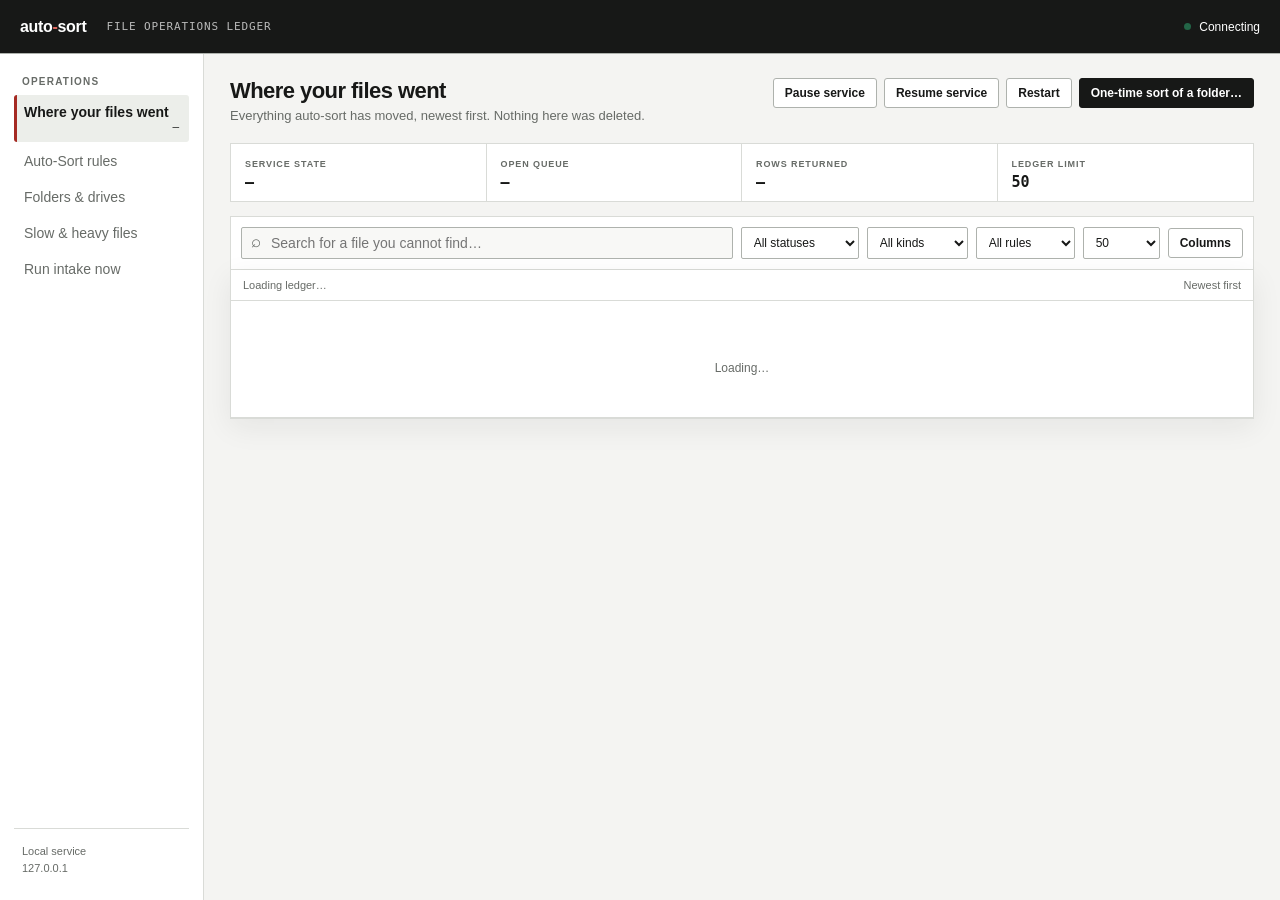
<file: index.html>
<!doctype html>
<html lang="en"><head><meta charset="utf-8"><meta name="viewport" content="width=device-width,initial-scale=1"><title>auto-sort operations</title>
<style>
:root{color-scheme:light dark;font-family:Inter,-apple-system,BlinkMacSystemFont,"Segoe UI",sans-serif;--bg:#f4f4f2;--surface:#fff;--surface-2:#f8f8f6;--ink:#171817;--muted:#676b67;--line:#d9dbd7;--line-strong:#aeb2ad;--accent:#a52a23;--selected:#eceeea;--good:#236547;--warn:#895f12;--bad:#a52a23;--shadow:0 8px 28px #1b211c12}@media(prefers-color-scheme:dark){:root{--bg:#111311;--surface:#181b18;--surface-2:#20231f;--ink:#f1f2ef;--muted:#9da29c;--line:#343934;--line-strong:#596059;--accent:#e26358;--selected:#292d28;--good:#70c59c;--warn:#e2ba68;--bad:#ef746b;--shadow:0 10px 32px #0007}}*{box-sizing:border-box}html,body{height:100%}body{margin:0;background:var(--bg);color:var(--ink);font-size:14px;overflow:hidden}button,input,select{font:inherit;color:inherit}button{cursor:pointer}.shell{height:100%;display:grid;grid-template-rows:54px minmax(0,1fr)}.topbar{display:flex;align-items:center;border-bottom:1px solid var(--line-strong);background:var(--ink);color:var(--surface);padding:0 20px;gap:20px}.wordmark{font-weight:760;font-size:16px;letter-spacing:-.02em}.wordmark span{color:#df665d}.topbar .scope{font:11px ui-monospace,SFMono-Regular,Menlo,monospace;opacity:.7;text-transform:uppercase;letter-spacing:.08em}.topbar .service{margin-left:auto;display:flex;align-items:center;gap:8px;font-size:12px}.service-dot{width:7px;height:7px;border-radius:50%;background:var(--good);transition:background .2s}.service-dot.paused{background:var(--warn)}.service-dot.lost{background:var(--bad)}.layout{display:grid;grid-template-columns:204px minmax(0,1fr);min-height:0}.sidebar{border-right:1px solid var(--line);background:var(--surface);padding:22px 14px;display:flex;flex-direction:column;min-height:0;overflow:auto}.section-label{font-size:10px;text-transform:uppercase;letter-spacing:.12em;color:var(--muted);font-weight:750;margin:0 8px 8px}.nav{display:grid;gap:2px}.nav button{border:0;background:transparent;border-radius:3px;padding:9px 10px;text-align:left;color:var(--muted)}.nav button.active{background:var(--selected);color:var(--ink);font-weight:700;border-left:3px solid var(--accent);padding-left:7px}.nav-count{float:right;font:11px ui-monospace,SFMono-Regular,Menlo,monospace}.sidebar-foot{margin-top:auto;border-top:1px solid var(--line);padding:14px 8px 0;font-size:11px;color:var(--muted);line-height:1.6}.main{min-width:0;min-height:0;padding:24px 26px 26px;display:flex;flex-direction:column}.heading{display:flex;align-items:flex-start;justify-content:space-between;gap:20px;margin-bottom:20px}.heading h1{font-size:22px;margin:0 0 4px;letter-spacing:-.025em}.heading p{margin:0;color:var(--muted);font-size:13px}.controls{display:flex;gap:7px}.button{border:1px solid var(--line-strong);background:var(--surface);padding:7px 11px;border-radius:3px;font-weight:650;font-size:12px}.button:hover{background:var(--surface-2)}.button.primary{background:var(--ink);border-color:var(--ink);color:var(--surface)}.button:disabled{opacity:.42;cursor:default}.system-strip{display:grid;grid-template-columns:repeat(4,minmax(0,1fr));border:1px solid var(--line);background:var(--surface);margin-bottom:14px}.stat{padding:10px 14px;border-right:1px solid var(--line)}.stat:last-child{border:0}.stat b{display:block;font:600 15px ui-monospace,SFMono-Regular,Menlo,monospace;margin-top:3px}.stat small{font-size:9px;text-transform:uppercase;letter-spacing:.1em;color:var(--muted);font-weight:750}.toolbar{border:1px solid var(--line);background:var(--surface);padding:10px;display:flex;align-items:center;gap:8px;flex-wrap:wrap}.search{min-width:220px;flex:1;position:relative}.search input{width:100%;height:32px;border:1px solid var(--line-strong);background:var(--surface-2);padding:0 10px 0 29px;border-radius:2px}.search:before{content:"⌕";position:absolute;left:10px;top:5px;color:var(--muted);font-size:17px}.toolbar select{height:32px;border:1px solid var(--line-strong);background:var(--surface);border-radius:2px;padding:0 26px 0 8px;font-size:12px}.table-shell{border:1px solid var(--line);border-top:0;background:var(--surface);box-shadow:var(--shadow);min-height:0;display:flex;flex-direction:column}.table-meta{display:flex;justify-content:space-between;align-items:center;padding:9px 12px;border-bottom:1px solid var(--line);color:var(--muted);font-size:11px}.scroll{overflow:auto;flex:1;min-height:0}table{width:100%;border-collapse:separate;border-spacing:0}th{position:sticky;top:0;z-index:2;background:var(--surface-2);border-bottom:1px solid var(--line-strong);border-right:1px solid var(--line);padding:8px 10px;text-align:left;font-size:9px;text-transform:uppercase;letter-spacing:.09em;color:var(--muted);white-space:nowrap}th:last-child{border-right:0;width:42px}td.status-cell,th.status-head{width:1%;white-space:nowrap;position:sticky;right:42px;background:var(--surface);border-left:1px solid var(--line)}th.status-head{background:var(--surface-2);z-index:3}tbody tr:hover td.status-cell{background:var(--surface-2)}td.actions-cell,th:last-child{position:sticky;right:0;background:var(--surface)}th:last-child{background:var(--surface-2);z-index:3}tbody tr:hover td.actions-cell{background:var(--surface-2)}td{border-bottom:1px solid var(--line);padding:7px 10px;height:38px;font-size:12px;vertical-align:middle;white-space:nowrap}tbody tr:hover{background:var(--surface-2)}.name{font-weight:690;max-width:30ch;overflow:hidden;text-overflow:ellipsis}.path{max-width:34ch;overflow:hidden;text-overflow:ellipsis;font:11px ui-monospace,SFMono-Regular,Menlo,monospace;color:var(--muted)}.mono{font:11px ui-monospace,SFMono-Regular,Menlo,monospace}.badge{display:inline-block;padding:2px 6px;border:1px solid var(--line-strong);border-radius:2px;font-size:10px;font-weight:720;text-transform:uppercase;letter-spacing:.04em}.badge.done,.badge.copied{color:var(--good);border-color:color-mix(in srgb,var(--good) 55%,var(--line))}.badge.failed,.badge.undo-failed{color:var(--bad)}.badge.dry-run{color:var(--warn)}.more{width:27px;height:25px;border:1px solid transparent;background:transparent;font-size:18px;line-height:1}.more:hover,.more[aria-expanded=true]{border-color:var(--line);background:var(--selected)}.empty{padding:42px;text-align:center;color:var(--muted)}.file-menu{position:fixed;z-index:50;width:220px;padding:5px;background:var(--surface);border:1px solid var(--line-strong);box-shadow:0 12px 36px #0004}.file-menu[hidden]{display:none}.file-menu button{display:block;width:100%;border:0;background:transparent;padding:9px 10px;text-align:left;font-size:12px}.file-menu button:hover,.file-menu button:focus{background:var(--selected)}.file-menu button:disabled{opacity:.35}.file-menu .danger{color:var(--bad)}.separator{height:1px;background:var(--line);margin:4px}.error{min-height:18px;margin:0;padding:5px 12px;color:var(--bad);font-size:11px}dialog{width:min(720px,calc(100vw - 30px));padding:0;border:1px solid var(--line-strong);border-radius:3px;background:var(--surface);color:var(--ink);box-shadow:0 24px 80px #0007}dialog::backdrop{background:#1118}.dialog-head,.dialog-body,.dialog-foot{padding:18px 20px}.dialog-head{border-bottom:1px solid var(--line)}.dialog-head h2{margin:0 0 4px;font-size:17px}.dialog-head p,.help{margin:0;color:var(--muted);font-size:12px;line-height:1.5}.column-groups{display:grid;grid-template-columns:1fr 1fr;gap:20px}.column-group h3{font-size:10px;text-transform:uppercase;letter-spacing:.1em;color:var(--muted)}.checks{display:grid;grid-template-columns:1fr 1fr;gap:5px}.checks label{border:1px solid var(--line);padding:7px;font-size:12px}.field{margin-top:18px}.field label{display:block;font-size:11px;font-weight:700;margin-bottom:6px}.field input{width:100%;height:34px;border:1px solid var(--line-strong);background:var(--surface-2);padding:0 9px}.dialog-foot{border-top:1px solid var(--line);display:flex;justify-content:flex-end;gap:7px}button:focus-visible,input:focus-visible,select:focus-visible{outline:2px solid var(--accent);outline-offset:2px}@media(max-width:780px){html,body{height:auto}body{overflow:auto}.shell{height:auto;min-height:100%}.main{display:block}.table-shell{display:block}.scroll{flex:none}.layout{display:block}.sidebar{display:none}.main{padding:16px}.heading{display:block}.controls{margin-top:12px}.system-strip{grid-template-columns:1fr 1fr}.stat:nth-child(2){border-right:0}.stat:nth-child(-n+2){border-bottom:1px solid var(--line)}.scroll{max-height:none;flex:none}.column-groups{grid-template-columns:1fr}.toolbar .search{min-width:100%}}td.when{white-space:nowrap;color:var(--muted)}.panel{padding:0 0 24px;overflow:auto;min-height:0;max-height:100%}#dest-list{max-height:34vh;overflow:auto}.panel-title{font-size:15px;margin:20px 0 4px}.panel-note{color:var(--muted);margin:0 0 14px;max-width:70ch;font-size:13px}.panel .scroll{border:1px solid var(--line);border-radius:8px;background:var(--surface);overflow:auto;max-height:calc(100vh - 300px)}.panel table{width:100%;border-collapse:collapse}.panel th{position:sticky;top:0;background:var(--surface-2);text-align:left;padding:10px 14px;font-size:11px;letter-spacing:.06em;text-transform:uppercase;color:var(--muted);border-bottom:1px solid var(--line)}.panel td{padding:10px 14px;border-bottom:1px solid var(--line);vertical-align:top}.panel td.when-text{font:12px ui-monospace,SFMono-Regular,Menlo,monospace;color:var(--muted);white-space:normal;word-break:break-word}.path-list{list-style:none;margin:0 0 8px;padding:0;border:1px solid var(--line);border-radius:8px;background:var(--surface)}.path-list li{padding:10px 14px;border-bottom:1px solid var(--line);font:12px ui-monospace,SFMono-Regular,Menlo,monospace;display:flex;align-items:center;gap:10px}.path-list li:last-child{border-bottom:0}.badge.waiting{background:transparent;border:1px solid var(--warn);color:var(--warn);margin-left:8px}[hidden]{display:none!important}.nav button .nav-count{margin-left:8px}.panel th:nth-child(1){width:24%}.panel th:nth-child(2){width:34%}.panel td.path{word-break:break-all}.how{display:block;margin-top:4px;font:11px ui-monospace,SFMono-Regular,Menlo,monospace;color:var(--muted)}.backup{border:1px solid var(--line);border-radius:8px;background:var(--surface);padding:16px}.backup-state{margin:0 0 6px;font-size:14px}.backup-state.ok{color:var(--good)}.backup-state.waiting{color:var(--warn)}.backup-actions{display:flex;gap:10px;flex-wrap:wrap;margin-top:12px}.preview-banner{display:flex;align-items:center;justify-content:space-between;gap:16px;flex-wrap:wrap;border:1px solid var(--warn);border-left-width:4px;background:var(--surface);padding:12px 14px;margin-bottom:14px;font-size:13px;line-height:1.5}.preview-banner b{color:var(--warn)}
</style></head><body><div class="shell"><header class="topbar"><div class="wordmark">auto<span>-</span>sort</div><div class="scope">File operations ledger</div><div class="service"><span class="service-dot"></span><span id="top-state">Connecting</span></div></header><div class="layout"><aside class="sidebar"><div class="section-label">Operations</div><nav class="nav"><button class="active" id="nav-ledger" data-view="ledger">Where your files went <span class="nav-count" id="nav-count">—</span></button><button id="nav-rules" data-view="rules">Auto-Sort rules</button><button id="nav-folders" data-view="folders">Folders &amp; drives</button><button id="nav-costs" data-view="costs">Slow &amp; heavy files</button><button id="sort-now">Run intake now</button></nav><div class="sidebar-foot">Local service<br><span id="endpoint">127.0.0.1</span></div></aside><main class="main"><div class="heading"><div><h1>Where your files went</h1><p>Everything auto-sort has moved, newest first. Nothing here was deleted.</p></div><div class="controls"><button id="pause" class="button">Pause service</button><button id="resume" class="button">Resume service</button><button id="restart" class="button">Restart</button><button id="import" class="button primary">One-time sort of a folder…</button></div></div><section id="preview-banner" class="preview-banner" hidden><div><b>This is a preview.</b> <span id="preview-text"></span></div><div class="controls"><button id="start-now" class="button primary">Start sorting now</button><button id="keep-previewing" class="button">Keep previewing</button></div></section><section class="system-strip"><div class="stat"><small>Service state</small><b id="service-state">—</b></div><div class="stat"><small>Open queue</small><b id="queue-total">—</b></div><div class="stat"><small>Rows returned</small><b id="row-total">—</b></div><div class="stat"><small>Ledger limit</small><b id="limit-stat">50</b></div></section><section class="toolbar"><label class="search"><span hidden>Search moves</span><input id="search" type="search" placeholder="Search for a file you cannot find…"></label><select id="status-filter" aria-label="Filter by status"><option value="">All statuses</option></select><select id="kind-filter" aria-label="Filter by kind"><option value="">All kinds</option></select><select id="rule-filter" aria-label="Filter by rule"><option value="">All rules</option></select><select id="limit" aria-label="Number of ledger rows"><option>50</option><option>100</option><option>150</option><option>200</option><option>250</option><option>300</option><option>350</option><option>400</option><option>450</option><option>500</option></select><button id="settings-table" class="button">Columns</button></section><section class="table-shell"><div class="table-meta"><span id="result-label">Loading ledger…</span><span>Newest first</span></div><p id="error" class="error" role="alert"></p><div class="scroll"><table><thead><tr id="head"></tr></thead><tbody id="moves"><tr><td class="empty">Loading…</td></tr></tbody></table></div></section><section id="view-rules" class="panel" hidden><p class="panel-note">Read from <code id="rules-source">your rules file</code>, in the order they are tried. The first rule that matches a file decides where it goes. auto-sort never rewrites it: the one thing it adds is a category it has learnt from your waiting documents, with a note saying so.</p><div class="scroll"><table><thead><tr><th>Rule</th><th>Matches when</th><th>Files go to</th></tr></thead><tbody id="rules-body"></tbody></table></div></section><section id="view-folders" class="panel" hidden><h2 class="panel-title">Where files come in</h2><p class="panel-note">Anything dropped in these is sorted automatically. Depth <b id="watch-depth">—</b>: how far inside folders auto-sort looks.</p><ul id="watch-list" class="path-list"></ul><button id="add-watch" class="button">Add an intake folder…</button><p class="panel-note" style="margin-top:10px">Folders added here are kept by auto-sort itself, not written into your rules file.</p><h2 class="panel-title">Where they go</h2><p class="panel-note">Taken from your rules. A folder marked <em>waiting</em> is somewhere auto-sort puts things it could not place yet, and comes back for.</p><ul id="dest-list" class="path-list"></ul><h2 class="panel-title">What auto-sort can read</h2><p class="panel-note">Most files are read by auto-sort itself. A few kinds need a program this computer may or may not have, and where one is missing the facts are simply absent &mdash; nothing breaks, but a scanned page can only be filed by the fact that it is a page.</p><div id="reading-box" class="backup"></div><h2 class="panel-title">Keep a second copy</h2><p class="panel-note">Off unless you turn it on. With it on, every file auto-sort files is also copied to another disk, laid out the same way so you can read it without this program. Sorting never waits for that disk and never fails because of it &mdash; unplug it for a month and the copies simply happen when it comes back.</p><div id="backup-box" class="backup"></div></section><section id="view-costs" class="panel" hidden><p class="panel-note">Files that took a long time to read, or needed a lot of memory while auto-sort looked at them. <b>Nothing here was skipped, refused or changed</b> &mdash; this is a record, not a limit. It is here because there is no crash reporter in this program and never will be: if the computer goes quiet while sorting, this is the page that says which file did it.</p><div class="scroll"><table><thead><tr><th>File</th><th>What happened</th><th>Time</th><th>Memory</th><th>Last read</th><th></th></tr></thead><tbody id="costs-body"></tbody></table></div><p class="panel-note" id="costs-foot"></p></section></main></div></div><dialog id="preferences"><form method="dialog"><div class="dialog-head"><h2>Columns</h2><p>Which facts to show for each move. Kept in this browser, not in your rules.</p></div><div class="dialog-body"><div class="column-groups"><section class="column-group"><h3>Transfer fields</h3><div id="transfer-columns" class="checks"></div></section><section class="column-group"><h3>Classification facts</h3><div id="fact-columns" class="checks"></div></section></div><div class="field"><label for="folder">Manual Copy/Move destination</label><input id="folder" type="text" placeholder="/Users/me/Documents"><p class="help">Used only for actions you issue from this ledger. Existing files are never overwritten.</p></div></div><div class="dialog-foot"><button value="cancel" class="button">Cancel</button><button id="save" value="default" class="button primary">Save configuration</button></div></form></dialog>
<script>
(function(){const token={{TOKEN_JSON}},storageKey='auto-sort-operations-v4';
const transfer=[['file_name','Name',m=>m.file_name,'name'],['destination','Destination',m=>destination(m),'path'],['completed_at','When',m=>date(m.completed_at||m.created_at),'when'],['size','Size',m=>bytes(m.size),'mono'],['rule_name','Rule',m=>ruleLabel(m.rule_name),''],['status','Status',m=>m.status,''],['operation','Operation',m=>m.operation,'']];
const facts=[
['kind','Kind',m=>value(fact(m,'kind')),''],['format','Format',m=>value(fact(m,'format')||m.extension),'mono'],['mime','MIME type',m=>value(fact(m,'mime')),'mono'],['extension_lies','Extension mismatch',m=>value(fact(m,'extension_lies')),''],
['looks_like','Filename shape',m=>value(fact(m,'looks_like')),''],['title','Title',m=>value(fact(m,'title')),''],['season','Season',m=>value(fact(m,'season')),'mono'],['episode','Episode',m=>value(fact(m,'episode')),'mono'],['year','Year',m=>value(fact(m,'year')),'mono'],
['duration','Duration',m=>duration(fact(m,'duration')),'mono'],['dimensions','Dimensions (W×H)',m=>dimensions(m),'mono'],['width','Width',m=>value(fact(m,'width')),'mono'],['height','Height',m=>value(fact(m,'height')),'mono'],['aspect','Aspect ratio',m=>value(fact(m,'aspect')),'mono'],['fps','Frame rate',m=>value(fact(m,'fps')),'mono'],['encoder','Encoder',m=>value(fact(m,'encoder')),''],['created','Media created',m=>date(fact(m,'created')),''],['audio_tracks','Audio tracks',m=>value(fact(m,'audio_tracks')),'mono'],['subtitle_tracks','Subtitle tracks',m=>value(fact(m,'subtitle_tracks')),'mono'],['chapters','Chapters',m=>value(fact(m,'chapters')),'mono'],
['artist','Artist',m=>value(fact(m,'artist')),''],['album','Album',m=>value(fact(m,'album')),''],['track','Track',m=>value(fact(m,'track')),'mono'],['genre','Genre',m=>value(fact(m,'genre')),''],['channels','Channels',m=>value(fact(m,'channels')),'mono'],['samplerate','Sample rate',m=>value(fact(m,'samplerate')),'mono'],['bitrate','Bit rate',m=>value(fact(m,'bitrate')),'mono'],['lossless','Lossless',m=>value(fact(m,'lossless')),''],
['camera','Camera',m=>value(fact(m,'camera')),''],['lens','Lens',m=>value(fact(m,'lens')),''],['taken','Date taken',m=>date(fact(m,'taken')),''],['gps','GPS',m=>value(fact(m,'gps')),'mono'],['orientation','Orientation',m=>value(fact(m,'orientation')),''],['software','Software',m=>value(fact(m,'software')),''],['alpha','Alpha',m=>value(fact(m,'alpha')),''],['colours','Colours',m=>value(fact(m,'colours')),'mono'],
['pages','Pages',m=>value(fact(m,'pages')),'mono'],['producer','Producer',m=>value(fact(m,'producer')),''],['author','Author',m=>value(fact(m,'author')),''],['doc_title','Document title',m=>value(fact(m,'doc_title')),''],['encrypted','Encrypted',m=>value(fact(m,'encrypted')),''],
['origin','Origin',m=>value(fact(m,'origin')),''],['from_app','Source app',m=>value(fact(m,'from_app')),''],['from_host','Source host',m=>value(fact(m,'from_host')),'mono'],['from_url','Source URL',m=>elide(value(fact(m,'from_url')),44),'path'],['quarantined','Quarantined',m=>value(fact(m,'quarantined')),''],['downloaded','Downloaded',m=>value(fact(m,'downloaded')),''],
['bundle','Bundle',m=>value(fact(m,'bundle')),''],['bundle_role','Bundle role',m=>value(fact(m,'bundle_role')),''],['members','Bundle members',m=>value(fact(m,'members')),'mono'],['is_dir','Directory/package',m=>value(fact(m,'is_dir')),''],['sequence_frames','Sequence frames',m=>value(fact(m,'sequence_frames')),'mono'],
['added','Added',m=>date(fact(m,'added')),''],['modified','Modified',m=>date(fact(m,'modified')),''],['age','Age',m=>duration(fact(m,'age')),'mono'],['depth','Source depth',m=>value(fact(m,'depth')),'mono'],['source_root','Source root',m=>elide(home(value(fact(m,'source_root'))),40),'path'],['duplicate_of','Duplicate of',m=>value(fact(m,'duplicate_of')),'path']];
const all=transfer.concat(facts),defaults=['file_name','completed_at','destination','rule_name','status','kind','size'];let prefs=load(),rows=[],menuAnchor=null,searched=false;
const el=id=>document.getElementById(id),txt=(n,v)=>(n.textContent=v==null?'':v,n),query=p=>p+(p.includes('?')?'&':'?')+'token='+encodeURIComponent(token);
function load(){try{return Object.assign({limit:50,columns:defaults,folder:''},JSON.parse(localStorage.getItem(storageKey)||'{}'))}catch(_){return{limit:50,columns:defaults,folder:''}}}function save(){localStorage.setItem(storageKey,JSON.stringify(prefs))}
function fact(m,key){return m.facts&&m.facts[key]!=null?m.facts[key]:''}function value(v){if(v===''||v==null)return'—';if(v===true)return'Yes';if(v===false)return'No';if(Array.isArray(v))return v.join(', ');return typeof v==='object'?JSON.stringify(v):String(v)}function date(value){if(!value)return'—';const d=new Date(value);if(isNaN(d))return String(value);const secs=(Date.now()-d.getTime())/1000;if(secs<45)return'just now';if(secs<90)return'a minute ago';if(secs<3600)return Math.round(secs/60)+' min ago';if(secs<7200)return'an hour ago';if(secs<86400)return Math.round(secs/3600)+' hours ago';if(secs<172800)return'yesterday';if(secs<604800)return Math.round(secs/86400)+' days ago';const sameYear=d.getFullYear()===new Date().getFullYear();return new Intl.DateTimeFormat(undefined,sameYear?{month:'short',day:'numeric'}:{year:'numeric',month:'short',day:'numeric'}).format(d)}function exact(value){if(!value)return'';const d=new Date(value);return isNaN(d)?'':new Intl.DateTimeFormat(undefined,{dateStyle:'full',timeStyle:'medium'}).format(d)}function bytes(v){if(v==null)return'—';const u=['B','KB','MB','GB','TB'];let n=Number(v),i=0;while(n>=1024&&i<u.length-1){n/=1024;i++}return(i?n.toFixed(n<10?1:0):n)+' '+u[i]}function duration(v){if(v===''||v==null)return'—';let s=Math.round(Number(v));if(!isFinite(s))return String(v);return[s>=3600?Math.floor(s/3600)+'h':'',s>=60?Math.floor(s%3600/60)+'m':'',s%60+'s'].filter(Boolean).join(' ')}function dimensions(m){const w=fact(m,'width'),h=fact(m,'height');return w&&h?w+' × '+h:'—'}
/* A ledger row already says the file's name in its first column, so
   repeating it in the destination wastes the width that pushed Status
   off the side of the table. The folder is the part that answers "where
   did it go"; the full path stays in the tooltip. */
let homeDir='';function home(p){const s=String(p);if(homeDir){for(const sep of['/','\\'])if(s.startsWith(homeDir+sep))return'~'+s.slice(homeDir.length)}return s.replace(/^\/(?:Users|home)\/[^/]+\//,'~/').replace(/^[A-Za-z]:\\Users\\[^\\]+\\/,'~\\')}
function folderOf(p){if(!p)return'';const s=String(p),cut=Math.max(s.lastIndexOf('/'),s.lastIndexOf('\\'));return cut>0?s.slice(0,cut):s}
/* Elide the middle, never the end: the last folder is the informative
   part and CSS ellipsis removes exactly that. */
function elide(s,max){s=String(s);if(s.length<=max)return s;const tail=Math.ceil((max-1)*0.62),head=max-1-tail;return s.slice(0,head)+'…'+s.slice(-tail)}
function ruleLabel(name){const n=String(name||'');if(/^\[undo\b/.test(n))return 'undone by you';if(n==='[duplicate]')return 'duplicate cleanup';if(n==='[unsorted]')return 'nothing matched';return n}
function destination(m){return elide(home(folderOf(m.destination)),44)||'—'}
async function request(path,options){const r=await fetch(query(path),Object.assign({credentials:'same-origin'},options||{})),p=await r.json();if(!r.ok)throw Error(p.error||'Request failed');return p}
function searchTerm(){return el('search').value.trim()}
function selectedColumns(){return prefs.columns.map(key=>all.find(c=>c[0]===key)).filter(Boolean)}function filtered(){const q=el('search').value.trim().toLowerCase(),status=el('status-filter').value.replace('__previews',''),kind=el('kind-filter').value,rule=el('rule-filter').value;return rows.filter(m=>(!status||m.status===status)&&(!kind||fact(m,'kind')===kind)&&(!rule||m.rule_name===rule))}
function render(){closeMenu();const list=filtered(),cols=selectedColumns(),head=el('head'),body=el('moves');head.replaceChildren();body.replaceChildren();cols.forEach(c=>{const th=document.createElement('th');if(c[0]==='status')th.className='status-head';txt(th,c[1]);head.appendChild(th)});head.appendChild(document.createElement('th'));if(!list.length){const tr=body.insertRow(),td=tr.insertCell();td.colSpan=cols.length+1;td.className='empty';txt(td,rows.length?'No moves match these filters.':(searched?'Nothing in the whole ledger matches that. auto-sort has never moved a file by that name.':'No move records yet.'));return}list.forEach(m=>{const tr=body.insertRow();cols.forEach(c=>{const td=tr.insertCell();td.className=c[3]||'';td.dataset.label=c[1];const value=c[2](m)||'—';if(c[0]==='status'){td.classList.add('status-cell');const span=document.createElement('span');span.className='badge '+String(value);txt(span,value);td.appendChild(span)}else{txt(td,value);if(c[0]==='destination')td.title=m.destination;if(c[0]==='completed_at')td.title=exact(m.completed_at||m.created_at)}});const td=tr.insertCell();td.className='actions-cell';const b=document.createElement('button');b.className='more';b.type='button';b.textContent='⋯';b.setAttribute('aria-label','Actions for '+m.file_name);b.setAttribute('aria-haspopup','menu');b.setAttribute('aria-expanded','false');b.onclick=()=>openMenu(b,m);td.appendChild(b)});txt(el('result-label'),searched?(rows.length>=prefs.limit?('first '+list.length+' matches — raise the row limit to see the rest'):(list.length+' match'+(list.length===1?'':'es')+' anywhere in the ledger')):(list.length+' of the last '+rows.length+' moves'));txt(el('nav-count'),list.length)}
function options(id,values,label){const select=el(id),current=select.value;select.replaceChildren(new Option(label,''));if(id==='status-filter')select.add(new Option('Previews too','__previews'));[...new Set(values.filter(Boolean))].sort().forEach(v=>select.add(new Option(v,v)));select.value=current}
function populateFilters(){options('status-filter',rows.map(m=>m.status),'All statuses');options('kind-filter',rows.map(m=>fact(m,'kind')),'All kinds');options('rule-filter',rows.map(m=>m.rule_name),'All rules')}
async function refresh(){if(menuAnchor||el('preferences').open)return;try{const [state,data]=await Promise.all([request('/api/status'),request('/api/moves?limit='+prefs.limit+(el('status-filter').value==='__previews'?'&previews=1':'')+(searchTerm()?'&q='+encodeURIComponent(searchTerm()):''))]);rows=data.moves;const queued=Object.entries(state.queue).filter(([status])=>status!=='done').reduce((sum,[,count])=>sum+count,0);homeDir=state.home||homeDir;txt(el('top-state'),state.paused?'Paused':'Active');document.querySelector('.service-dot').className='service-dot'+(state.paused?' paused':'');txt(el('service-state'),state.paused?'PAUSED':'ACTIVE');txt(el('queue-total'),queued);txt(el('row-total'),rows.length);searched=!!data.searched;txt(el('limit-stat'),prefs.limit);txt(el('endpoint'),'127.0.0.1:'+state.port);el('pause').disabled=state.paused;el('resume').disabled=!state.paused;el('preview-banner').hidden=!state.preview;if(state.preview)txt(el('preview-text'),'Nothing has moved yet: below is where everything would go. '+(state.starts_at?'Sorting starts by itself at '+new Date(state.starts_at*1000).toLocaleTimeString([],{hour:'2-digit',minute:'2-digit'})+', and every move can be undone.':'Sorting starts when you choose.'));populateFilters();render();txt(el('error'),'')}catch(e){txt(el('error'),e.message);document.querySelector('.service-dot').className='service-dot lost';txt(el('top-state'),'Not responding')}}
async function mutate(path,body){try{await request(path,{method:'POST',headers:body?{'Content-Type':'application/json'}:{},body:body?JSON.stringify(body):undefined});await refresh()}catch(e){txt(el('error'),e.message)}}async function fileAction(action,m){if(!prefs.folder){openSettings();txt(el('error'),'Set the manual Copy/Move destination first.');return}await mutate('/api/file/'+action+'/'+m.id,{folder:prefs.folder})}
const menu=document.createElement('div');menu.className='file-menu';menu.hidden=true;menu.id='file-menu';menu.setAttribute('role','menu');document.body.appendChild(menu);
function closeMenu(focus=false){const a=menuAnchor;menu.hidden=true;menuAnchor=null;if(a){a.setAttribute('aria-expanded','false');if(focus)a.focus()}}function openMenu(anchor,m){if(menuAnchor===anchor){closeMenu(true);return}closeMenu();menuAnchor=anchor;anchor.setAttribute('aria-expanded','true');menu.replaceChildren();function item(label,fn,disabled=false,danger=false){const b=document.createElement('button');b.type='button';b.setAttribute('role','menuitem');b.disabled=disabled;b.className=danger?'danger':'';txt(b,label);b.onclick=()=>{closeMenu(true);fn()};menu.appendChild(b)}item('Reveal in file manager',()=>mutate('/api/reveal/'+m.id));item('Copy to configured folder',()=>fileAction('copy',m));item('Move to configured folder',()=>fileAction('move',m));item('Restore to intake',()=>mutate('/api/file/undo/'+m.id),m.status!=='done'||m.operation!=='move');const sep=document.createElement('div');sep.className='separator';sep.setAttribute('role','separator');menu.appendChild(sep);item('Move to Trash',()=>{if(confirm('Move “'+m.file_name+'” to the system Trash?'))mutate('/api/file/trash/'+m.id)},false,true);menu.hidden=false;const r=anchor.getBoundingClientRect(),box=menu.getBoundingClientRect();menu.style.left=Math.max(8,Math.min(r.right-box.width,innerWidth-box.width-8))+'px';menu.style.top=(r.bottom+box.height+8>innerHeight?r.top-box.height-3:r.bottom+3)+'px';menu.querySelector('button:not(:disabled)').focus()}
function buildChecks(container,list){const box=el(container);box.replaceChildren();list.forEach(c=>{const label=document.createElement('label'),input=document.createElement('input');input.type='checkbox';input.value=c[0];input.checked=prefs.columns.includes(c[0]);label.append(input,' '+c[1]);box.appendChild(label)})}function openSettings(){buildChecks('transfer-columns',transfer);buildChecks('fact-columns',facts);el('folder').value=prefs.folder;el('preferences').showModal()}
el('settings-table').onclick=openSettings;
// ---- views -------------------------------------------------------------
let view='ledger';
const ledgerParts=()=>[document.querySelector('.system-strip'),
  document.querySelector('.toolbar'),document.querySelector('.table-shell')];
function show(next){view=next;
  document.querySelectorAll('.nav button[data-view]').forEach(b=>
    b.classList.toggle('active',b.dataset.view===next));
  ledgerParts().forEach(n=>n&&(n.hidden=next!=='ledger'));
  el('view-rules').hidden=next!=='rules';
  el('view-folders').hidden=next!=='folders';
  el('view-costs').hidden=next!=='costs';
  const titles={ledger:['Where your files went',
      'Everything auto-sort has moved, newest first. Nothing here was deleted.'],
    rules:['Auto-Sort rules','What auto-sort learnt from your files, and where each kind goes.'],
    folders:['Folders & drives','Where files are taken from, and where they are put.'],
    costs:['Slow & heavy files','The few files that were expensive to read. Usually none.']};
  txt(document.querySelector('.heading h1'),titles[next][0]);
  txt(document.querySelector('.heading p'),titles[next][1]);
  if(next==='rules')loadRules();
  if(next==='folders'){loadFolders();loadReading();}
  if(next==='costs')loadCosts();}
document.querySelectorAll('.nav button[data-view]').forEach(b=>
  b.onclick=()=>show(b.dataset.view));
async function loadCosts(){try{const data=await request('/api/costs');
  const body=el('costs-body');body.replaceChildren();
  txt(el('costs-foot'),'auto-sort aims to stay under '+bytes(data.budget)+
    ' of memory. A file that genuinely needs more is given more and listed here, rather than being dropped quietly.');
  if(!data.files.length){const tr=body.insertRow(),td=tr.insertCell();
    td.colSpan=6;td.className='empty';
    txt(td,'Nothing has been slow or heavy to read. This is the good answer.');
    return}
  data.files.forEach(f=>{const tr=body.insertRow();
    const a=tr.insertCell();a.className='name';txt(a,f.name);a.title=f.path;
    txt(tr.insertCell(),f.reason||'—');
    txt(tr.insertCell(),f.seconds.toFixed(1)+' s').className='mono';
    /* An em dash, not a zero: a computer that cannot measure its own
       memory has not measured nothing, it has not measured. */
    txt(tr.insertCell(),f.growth==null?'—':bytes(f.growth)).className='mono';
    const w=tr.insertCell();txt(w,date(f.last_seen));
    if(f.readings>1)w.title='Read '+f.readings+' times; the worst is shown';
    const td=tr.insertCell();td.className='actions-cell';
    const b=document.createElement('button');b.className='button';b.type='button';
    txt(b,'Forget');b.title='Remove this row. It comes back if the file is read again and is still expensive.';
    b.onclick=async()=>{try{await request('/api/costs/forget/'+f.id,{method:'POST'});loadCosts()}catch(e){txt(el('error'),e.message)}};
    td.appendChild(b)})}
  catch(e){txt(el('error'),e.message)}}
async function loadReading(){try{const data=await request('/api/reading');
  const box=el('reading-box');box.replaceChildren();
  data.programs.forEach(p=>{const row=document.createElement('div');
    row.className='backup-row';
    const name=document.createElement('b');txt(name,p.built_in||p.key);
    const what=document.createElement('span');
    txt(what,' \u2014 '+p.purpose);
    const state=document.createElement('span');
    state.className='badge '+(p.installed?'done':'waiting');
    txt(state,p.built_in?'built in':p.installed?'installed':'not installed');
    row.append(state,name,what);
    if(!p.installed&&p.install){const how=document.createElement('code');
      txt(how,p.install);how.className='how';
      if(p.install_note){const warn=document.createElement('p');
        warn.className='panel-note';txt(warn,p.install_note);row.appendChild(warn)}
      row.appendChild(how)}
    box.appendChild(row)});
  if(data.filed_unread){const note=document.createElement('p');
    note.className='panel-note';
    txt(note,data.filed_unread+' file(s) already filed were pictures of pages '+
      'that nothing here could read. They were placed by what kind of file they '+
      'are, which is why they are together rather than sorted by what they say.');
    box.appendChild(note)}}
  catch(e){txt(el('error'),e.message)}}
async function loadRules(){try{const data=await request('/api/rules');
  txt(el('rules-source'),home(data.source||''));
  const body=el('rules-body');body.replaceChildren();
  if(!data.rules.length){const tr=body.insertRow();const td=tr.insertCell();
    td.className='empty';td.colSpan=3;
    txt(td,data.error||'No rules yet. Run auto-sort propose to learn some.');return}
  data.rules.forEach(r=>{const tr=body.insertRow();
    const a=tr.insertCell();a.className='name';txt(a,ruleLabel(r.name));
    if(r.holding){const tag=document.createElement('span');
      tag.className='badge waiting';txt(tag,'waiting');a.appendChild(tag)}
    txt(tr.insertCell(),r.when||'—').className='when-text';
    txt(tr.insertCell(),home(r.into)||'—').className='path'})}
  catch(e){txt(el('error'),e.message)}}
async function loadBackup(){try{const b=await request('/api/backup');
  const box=el('backup-box');box.replaceChildren();
  const line=document.createElement('p');line.className='backup-state';
  if(!b.enabled){txt(line,'No second copy is being kept.')}
  else{const where=home(b.root);
    txt(line,(b.available?'Copying to ':'Waiting for ')+where
      +(b.available?'':' — that disk is not connected right now'));
    line.className='backup-state '+(b.available?'ok':'waiting')}
  box.appendChild(line);
  if(b.enabled){const stats=document.createElement('p');
    stats.className='panel-note';
    txt(stats,b.copied+' file(s) copied · '+b.waiting+' waiting'
      +(b.set_aside?' · '+b.set_aside+' set aside (gone from where they were)':''));
    box.appendChild(stats)}
  const row=document.createElement('div');row.className='backup-actions';
  const pick=document.createElement('button');pick.className='button primary';
  txt(pick,b.enabled?'Choose a different disk…':'Choose a disk to copy to…');
  pick.onclick=chooseBackup;row.appendChild(pick);
  if(b.enabled){const off=document.createElement('button');off.className='button';
    txt(off,'Stop keeping a second copy');
    off.onclick=async()=>{if(!confirm('Stop copying to '+home(b.root)+'?\n\n'
      +'Nothing already copied is removed.'))return;
      await request('/api/backup',{method:'POST',
        headers:{'Content-Type':'application/json'},
        body:JSON.stringify({action:'off'})});loadBackup()};
    row.appendChild(off)}
  box.appendChild(row)}catch(e){txt(el('error'),e.message)}}
async function chooseBackup(){txt(el('error'),'');
  let folder='';
  try{const picked=await request('/api/choose-folder',{method:'POST'});
    folder=picked.path||''}catch(_){folder=''}
  if(!folder)folder=prompt('Folder on another disk to copy to (full path):')||'';
  folder=folder.trim();if(!folder)return;
  if(!confirm('Copy everything auto-sort files to\n'+folder+'\n\n'
    +'Files already sorted are copied too, as the disk allows. '
    +'Nothing is deleted from either place.'))return;
  try{const r=await request('/api/backup',{method:'POST',
      headers:{'Content-Type':'application/json'},
      body:JSON.stringify({root:folder,backfill:true})});
    if(r.queued)alert(r.queued+' file(s) already sorted are queued to be copied.');
    loadBackup()}catch(e){txt(el('error'),e.message)}}
async function loadFolders(){loadBackup();try{const data=await request('/api/folders');
  txt(el('watch-depth'),data.depth===0?'0 — folders are filed whole, never opened'
    :String(data.depth));
  const watch=el('watch-list');watch.replaceChildren();
  if(!data.watch.length){const li=document.createElement('li');
    txt(li,'— none —');watch.appendChild(li)}
  data.watch.forEach(entry=>{const li=document.createElement('li');
    const span=document.createElement('span');span.style.flex='1';
    txt(span,home(entry.path));li.appendChild(span);
    if(entry.added_here){const b=document.createElement('button');
      b.className='button';txt(b,'Remove');
      b.onclick=async()=>{if(!confirm('Stop watching '+home(entry.path)+'?\n'
        +'Nothing already sorted is affected.'))return;
        await request('/api/folders/watch',{method:'POST',
          headers:{'Content-Type':'application/json'},
          body:JSON.stringify({folder:entry.path,action:'remove'})});
        loadFolders()};
      li.appendChild(b)}
    else{const tag=document.createElement('span');tag.className='badge waiting';
      txt(tag,'from your rules file');li.appendChild(tag)}
    watch.appendChild(li)});
  const dest=el('dest-list');dest.replaceChildren();
  data.destinations.forEach(d=>{const li=document.createElement('li');
    txt(li,home(d.path));
    if(d.holding){const tag=document.createElement('span');
      tag.className='badge waiting';txt(tag,'waiting');li.appendChild(tag)}
    dest.appendChild(li)});
  if(!data.destinations.length){const li=document.createElement('li');
    txt(li,'— none —');dest.appendChild(li)}}
  catch(e){txt(el('error'),e.message)}}
// ---- one-time sort -----------------------------------------------------
el('add-watch').onclick=async()=>{txt(el('error'),'');
  let folder='';
  try{const picked=await request('/api/choose-folder',{method:'POST'});
    folder=picked.path||(picked.cancelled?'':'')}
  catch(_){folder=''}
  if(!folder)folder=prompt('Folder to watch (full path):')||'';
  folder=folder.trim();if(!folder)return;
  if(!confirm('Watch '+folder+'?\n\nAnything dropped in it will be sorted '
    +'automatically by your existing rules.'))return;
  try{await request('/api/folders/watch',{method:'POST',
      headers:{'Content-Type':'application/json'},
      body:JSON.stringify({folder:folder,action:'add'})});
    loadFolders()}catch(e){txt(el('error'),e.message)}};
el('import').onclick=async()=>{txt(el('error'),'');
  let folder='';
  try{const picked=await request('/api/choose-folder',{method:'POST'});
    if(picked.cancelled&&!picked.path){
      folder=prompt('Folder to sort once (full path):')||''}
    else folder=picked.path}
  catch(_){folder=prompt('Folder to sort once (full path):')||''}
  folder=(folder||'').trim();if(!folder)return;
  try{const preview=await request('/api/import',{method:'POST',
      headers:{'Content-Type':'application/json'},
      body:JSON.stringify({folder:folder})});
    if(!preview.planned){alert('Nothing in '+folder+' matches your rules.\n'
      +preview.skipped+' item(s) skipped.');return}
    const sample=preview.moves.slice(0,6).map(m=>'  '+m.name+'  →  '+home(m.destination)).join('\n');
    if(!confirm('Sort '+preview.planned+' item(s) from\n'+folder+'\n\n'+sample
      +(preview.planned>6?'\n  …and '+(preview.planned-6)+' more':'')
      +'\n\nNothing is deleted, and undo reverses all of it.'))return;
    const done=await request('/api/import',{method:'POST',
      headers:{'Content-Type':'application/json'},
      body:JSON.stringify({folder:folder,apply:true})});
    if(!done.applied){alert('Nothing moved yet: this is the first time this '
      +'folder has been sorted with your current rules, so auto-sort held it '
      +'to a preview. Choose "One-time sort of a folder…" again to '
      +'actually move these files.');await refresh();return}
    alert('Sorted '+done.moved+' item(s).'+(done.failed?' '+done.failed+' failed.':''));
    await refresh()}
  catch(e){txt(el('error'),e.message)}};el('save').onclick=()=>{prefs.columns=Array.from(document.querySelectorAll('.checks input:checked')).map(i=>i.value);if(!prefs.columns.length)prefs.columns=['file_name'];prefs.folder=el('folder').value.trim();save();render()};el('limit').value=prefs.limit;el('limit').onchange=e=>{prefs.limit=Number(e.target.value);save();refresh()};['kind-filter','rule-filter'].forEach(id=>el(id).addEventListener('change',render));el('status-filter').addEventListener('change',refresh);let typing=null;el('search').addEventListener('input',()=>{clearTimeout(typing);typing=setTimeout(refresh,250)});el('pause').onclick=()=>mutate('/api/pause');el('resume').onclick=()=>mutate('/api/resume');el('start-now').onclick=()=>mutate('/api/resume');el('keep-previewing').onclick=()=>mutate('/api/pause');el('sort-now').onclick=()=>mutate('/api/sort-now');
/* The service is about to stop answering for a second or two. Saying so
   beats a page that silently goes red, and the token lives in the ledger
   rather than in the process, so this same URL keeps working. */
el('restart').onclick=async()=>{if(!confirm('Restart auto-sort on the current code? Sorting stops for a moment and this page reconnects by itself.'))return;
  txt(el('top-state'),'Restarting');document.querySelector('.service-dot').className='service-dot paused';
  try{await request('/api/restart',{method:'POST'})}catch(e){}
  setTimeout(refresh,2500)};menu.onkeydown=e=>{const items=[...menu.querySelectorAll('button:not(:disabled)')],i=items.indexOf(document.activeElement);if(e.key==='Escape'){e.preventDefault();closeMenu(true)}else if(e.key==='ArrowDown'||e.key==='ArrowUp'){e.preventDefault();items[(i+(e.key==='ArrowDown'?1:-1)+items.length)%items.length].focus()}};document.addEventListener('pointerdown',e=>{if(menuAnchor&&!menu.contains(e.target)&&!menuAnchor.contains(e.target))closeMenu()});window.addEventListener('resize',()=>closeMenu());document.addEventListener('scroll',()=>closeMenu(),true);
/* A view opens by name from the address -- #rules, #folders, #costs -- so a
   bookmark, or a link in the docs, lands where it says. */
const byHash=()=>{const v=location.hash.slice(1);if(['ledger','rules','folders','costs'].includes(v))show(v)};window.addEventListener('hashchange',byHash);refresh().then(byHash);setInterval(refresh,3000)})();
</script></body></html>
</file>
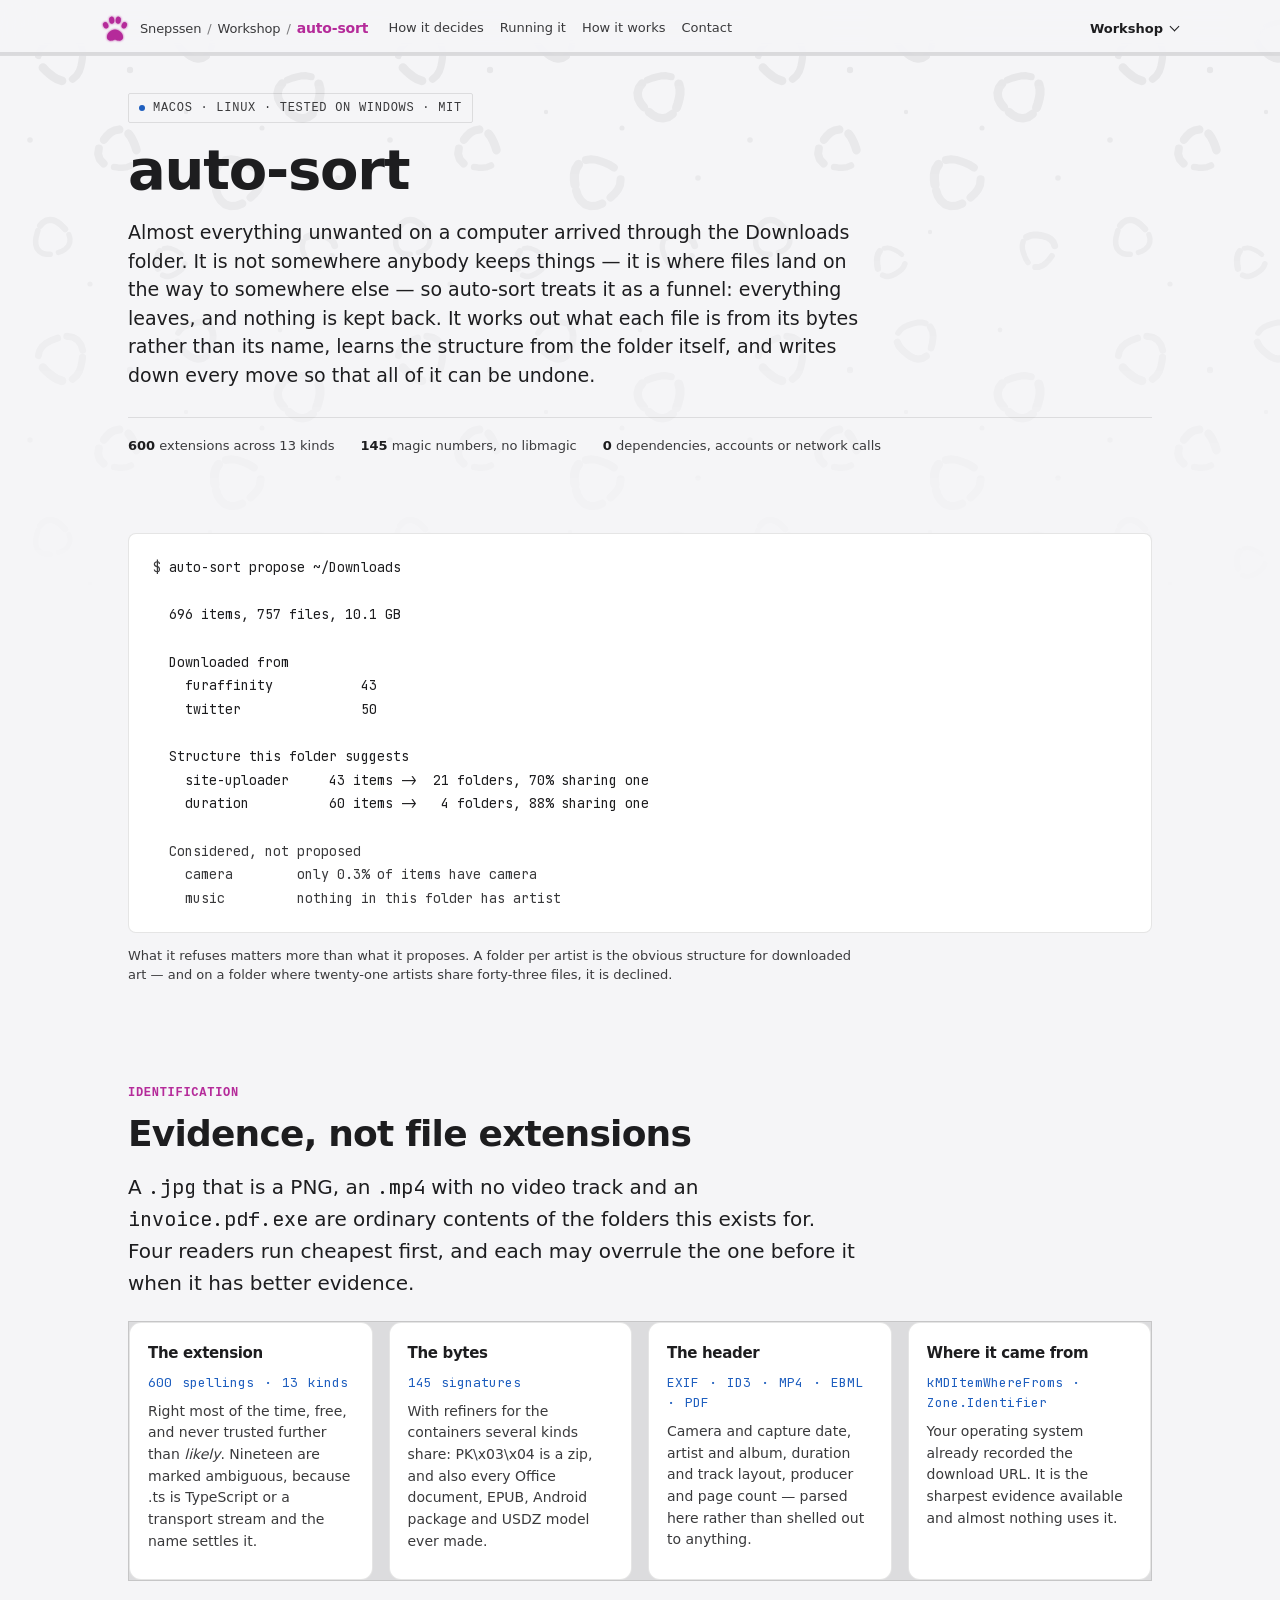
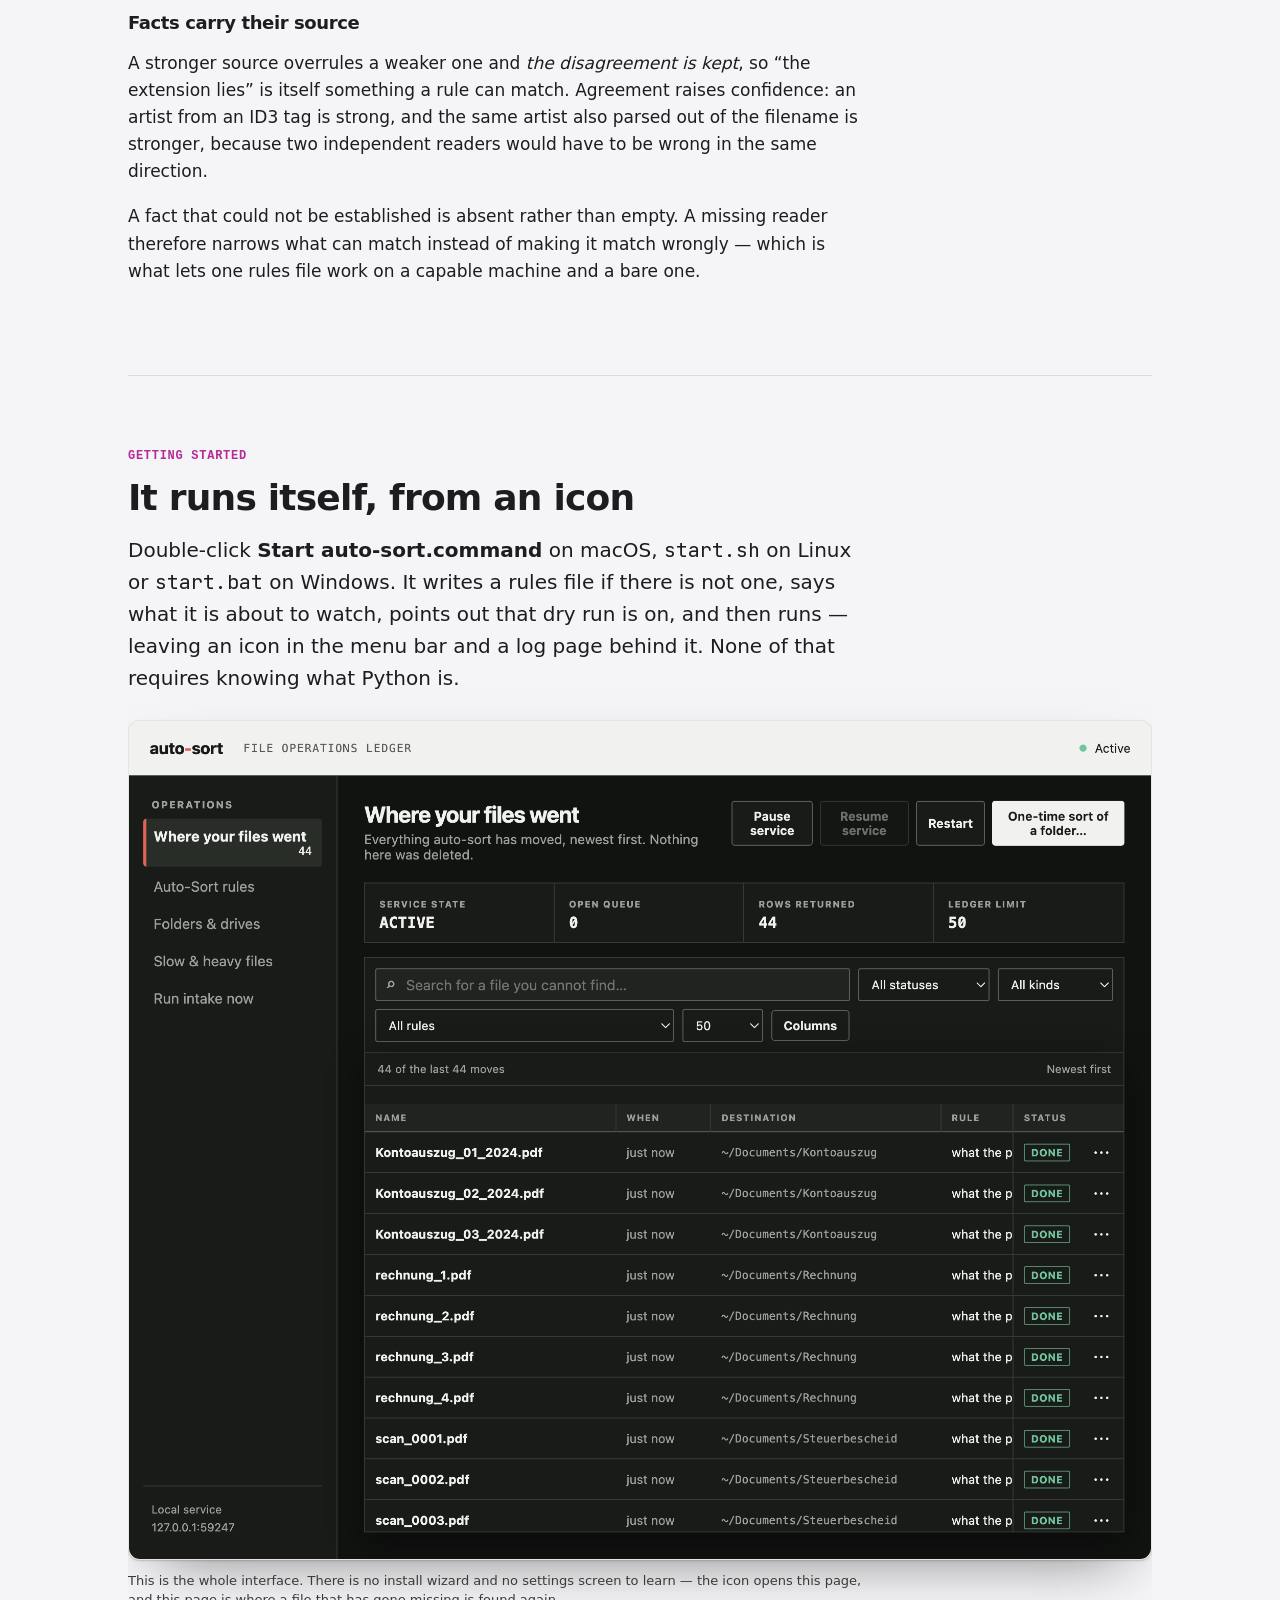
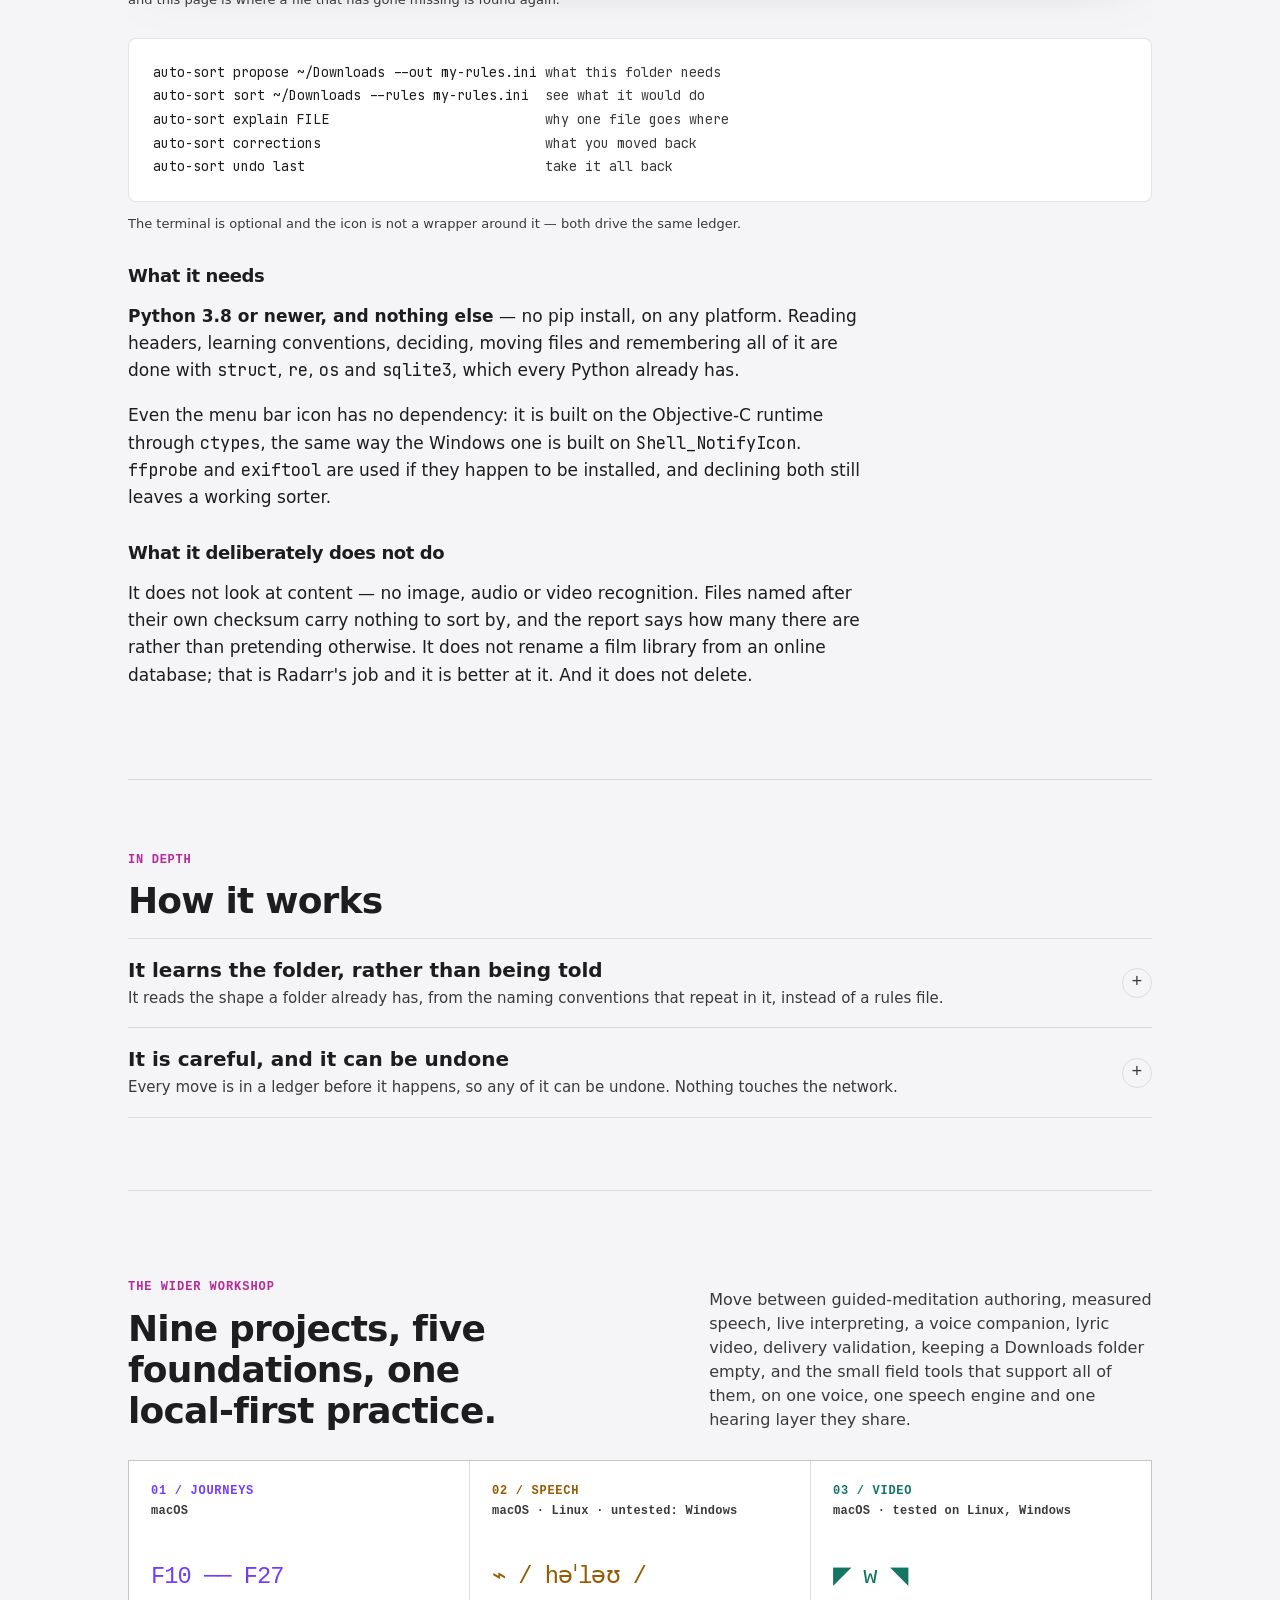
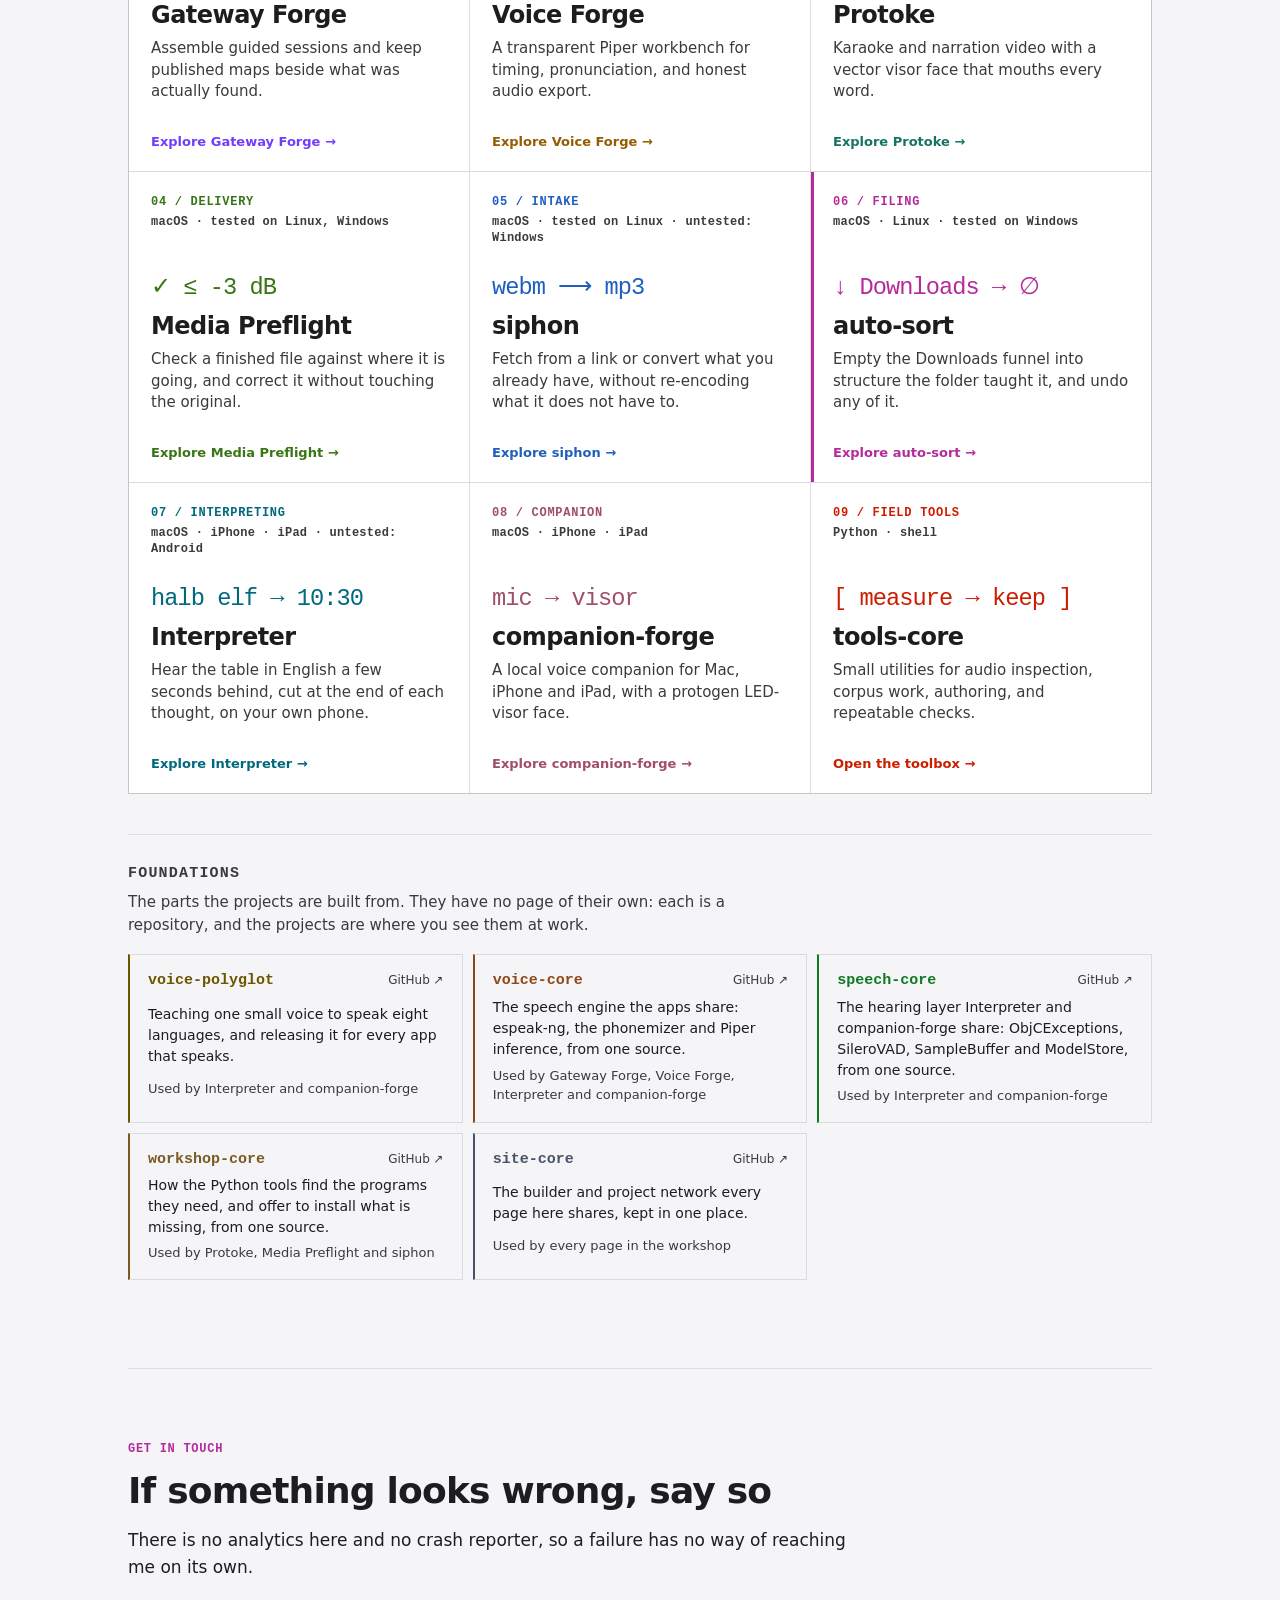
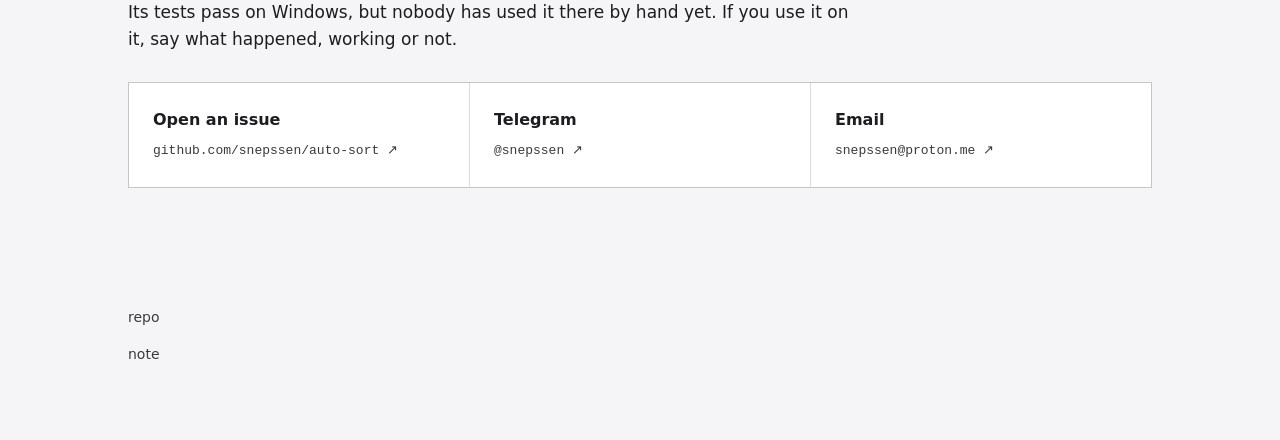
<file: docs/index.html>
<!doctype html>
<!-- Generated by docs/build.py from docs/page.py and docs/ecosystem.json.
     Edits made here are lost on the next build; edit those instead. -->
<html lang="en">
<head>
<meta charset="utf-8">
<meta name="viewport" content="width=device-width, initial-scale=1">
<title>auto-sort</title>
<meta name="description" content="A Downloads folder that empties itself. auto-sort learns how a folder is organised from the folder, files everything into the folders your computer already has, and can undo all of it.">
<meta property="og:title" content="auto-sort">
<meta property="og:description" content="Work out what each file actually is, learn the structure from the corpus rather than a configuration file, and never move anything that cannot be explained or reversed.">
<meta property="og:type" content="website">
<meta property="og:url" content="https://snepssen.github.io/auto-sort/">
<meta property="og:image" content="https://snepssen.github.io/auto-sort/preview.png">
<meta property="og:image:width" content="1200">
<meta property="og:image:height" content="630">
<meta property="og:image:alt" content="The auto-sort page">
<meta name="twitter:card" content="summary_large_image">
<link rel="stylesheet" href="fonts.css">
<link rel="stylesheet" href="style.css">
<link rel="stylesheet" href="ecosystem.css">
</head>
<body data-project="auto-sort">

<span class="ecosystem-page-top" id="page-top" aria-hidden="true"></span>
<span class="ecosystem-coat" aria-hidden="true"></span>
<nav class="ecosystem-rail" aria-label="Snepssen project network">
  <div class="ecosystem-progress" aria-hidden="true"><span></span></div>
  <div class="ecosystem-rail__inner">
    <a class="ecosystem-rail__home" href="#page-top">
      <span class="ecosystem-mark" aria-hidden="true">
        <svg class="ecosystem-mark__art" viewBox="-50 -50 100 100" focusable="false">
          <defs>
            <filter id="ecosystem-glow" x="-60%" y="-60%" width="220%" height="220%">
              <feGaussianBlur stdDeviation="4" result="soft"/>
              <feMerge><feMergeNode in="soft"/><feMergeNode in="SourceGraphic"/></feMerge>
            </filter>
          </defs>
          <g class="ecosystem-mark__paw" filter="url(#ecosystem-glow)" transform="translate(0 -3)">
            <path d="M0,8 C14,8 27,21 27,33 C27,43 18,47 10,45 C5,44 3,41 0,41 C-3,41 -5,44 -10,45 C-18,47 -27,43 -27,33 C-27,21 -14,8 0,8 Z"/>
            <ellipse cx="-31" cy="-6" rx="8.5" ry="11" transform="rotate(-24 -31 -6)"/>
            <ellipse cx="-11" cy="-23" rx="8.5" ry="12" transform="rotate(-8 -11 -23)"/>
            <ellipse cx="11" cy="-23" rx="8.5" ry="12" transform="rotate(8 11 -23)"/>
            <ellipse cx="31" cy="-6" rx="8.5" ry="11" transform="rotate(24 31 -6)"/>
          </g>
        </svg>
      </span>
      <span class="ecosystem-rail__identity">
        <span class="ecosystem-rail__identity-path">
          <span>Snepssen</span><i>/</i><span>Workshop</span><i>/</i>
        </span>
        <strong>auto-sort</strong>
      </span>
    </a>
    <div class="ecosystem-rail__jumps" role="navigation" aria-label="On this page">
      <a href="#evidence">How it decides</a>
      <a href="#running">Running it</a>
      <a href="#in-depth">How it works</a>
      <a href="#contact">Contact</a>
    </div>
    <div class="ecosystem-rail__more" hidden>
      <button class="ecosystem-rail__more-btn" type="button" aria-expanded="false"
              aria-controls="ecosystem-page-sections">More</button>
      <div class="ecosystem-rail__more-panel" id="ecosystem-page-sections" role="navigation"
           aria-label="On this page" hidden></div>
    </div>
    <button class="ecosystem-rail__brand" type="button" aria-expanded="false"
            aria-controls="ecosystem-projects" aria-label="Open workshop projects">
      <span class="ecosystem-rail__brand-label">Workshop</span>
      <span class="ecosystem-rail__chevron" aria-hidden="true"></span>
    </button>
    <div class="ecosystem-rail__links" id="ecosystem-projects" aria-hidden="true" inert>
      <a data-project="gateway-forge" style="--project-accent: var(--eco-gateway)" href="https://snepssen.github.io/gateway-forge/">Gateway Forge</a>
      <a data-project="voice-forge" style="--project-accent: var(--eco-voice)" href="https://snepssen.github.io/voice-forge/">Voice Forge</a>
      <a data-project="protoke" style="--project-accent: var(--eco-protoke)" href="https://snepssen.github.io/protoke/">Protoke</a>
      <a data-project="media-preflight" style="--project-accent: var(--eco-preflight)" href="https://snepssen.github.io/media-preflight/">Media Preflight</a>
      <a data-project="siphon" style="--project-accent: var(--eco-siphon)" href="https://snepssen.github.io/siphon/">siphon</a>
      <a data-project="auto-sort" style="--project-accent: var(--eco-autosort)" href="https://snepssen.github.io/auto-sort/">auto-sort</a>
      <a data-project="interpreter-forge" style="--project-accent: var(--eco-interpreter)" href="https://snepssen.github.io/interpreter-forge/">Interpreter</a>
      <a data-project="companion-forge" style="--project-accent: var(--eco-companion)" href="https://snepssen.github.io/companion-forge/">companion-forge</a>
      <a data-project="tools-core" style="--project-accent: var(--eco-tools)" href="https://snepssen.github.io/tools-core/">tools-core</a>
      <a data-project="voice-polyglot" style="--project-accent: var(--eco-polyglot)" href="https://github.com/snepssen/voice-polyglot">voice-polyglot</a>
      <a data-project="voice-core" style="--project-accent: var(--eco-voicecore)" href="https://github.com/snepssen/voice-core">voice-core</a>
      <a data-project="speech-core" style="--project-accent: var(--eco-speechcore)" href="https://github.com/snepssen/speech-core">speech-core</a>
      <a data-project="workshop-core" style="--project-accent: var(--eco-workshopcore)" href="https://github.com/snepssen/workshop-core">workshop-core</a>
      <a data-project="site-core" style="--project-accent: var(--eco-sitecore)" href="https://github.com/snepssen/site-core">site-core</a>
    </div>
  </div>
</nav>

<div class="wrap">
<header id="top" class="mast">
  <span class="badge"><span class="dot"></span>macOS · Linux · tested on Windows · MIT</span>
  <h1>auto-sort</h1>
  <p class="subhead">Almost everything unwanted on a computer arrived through the Downloads folder. It is not somewhere anybody keeps things — it is where files land on the way to somewhere else — so auto-sort treats it as a funnel: everything leaves, and nothing is kept back. It works out what each file is from its bytes rather than its name, learns the structure from the folder itself, and writes down every move so that all of it can be undone.</p>
  <div class="headmeta">
    <span><b>600</b> extensions across 13 kinds</span>
    <span><b>145</b> magic numbers, no libmagic</span>
    <span><b>0</b> dependencies, accounts or network calls</span>
  </div>
</header>
</div>
<div class="wrap">
  <div class="figure">
<pre class="report mono"><span class="muted">$</span> auto-sort propose ~/Downloads

  696 items, 757 files, 10.1 GB

  Downloaded from
    furaffinity           43
    twitter               50

  Structure this folder suggests
    site-uploader     43 items -&gt;  21 folders, 70% sharing one
    duration          60 items -&gt;   4 folders, 88% sharing one

  <span class="muted">Considered, not proposed</span>
    <span class="muted">camera        only 0.3% of items have camera</span>
    <span class="muted">music         nothing in this folder has artist</span></pre>
<p class="caption">What it refuses matters more than what it proposes. A folder per artist is the obvious structure for downloaded art — and on a folder where twenty-one artists share forty-three files, it is declined.</p>
</div>

<section id="evidence">
  <p class="eyebrow">Identification</p>
  <h2>Evidence, not file extensions</h2>
  <p class="lede">A <span class="mono">.jpg</span> that is a PNG, an <span class="mono">.mp4</span> with no video track and an <span class="mono">invoice.pdf.exe</span> are ordinary contents of the folders this exists for. Four readers run cheapest first, and each may overrule the one before it when it has better evidence.</p>
  <div class="cards">
    <div class="card"><h3>The extension</h3><p class="mono">600 spellings · 13 kinds</p><p>Right most of the time, free, and never trusted further than <em>likely</em>. Nineteen are marked ambiguous, because .ts is TypeScript or a transport stream and the name settles it.</p></div>
    <div class="card"><h3>The bytes</h3><p class="mono">145 signatures</p><p>With refiners for the containers several kinds share: PK\x03\x04 is a zip, and also every Office document, EPUB, Android package and USDZ model ever made.</p></div>
    <div class="card"><h3>The header</h3><p class="mono">EXIF · ID3 · MP4 · EBML · PDF</p><p>Camera and capture date, artist and album, duration and track layout, producer and page count — parsed here rather than shelled out to anything.</p></div>
    <div class="card"><h3>Where it came from</h3><p class="mono">kMDItemWhereFroms · Zone.Identifier</p><p>Your operating system already recorded the download URL. It is the sharpest evidence available and almost nothing uses it.</p></div>
  </div>
  <h3>Facts carry their source</h3>
  <p>A stronger source overrules a weaker one and <em>the disagreement is kept</em>, so “the extension lies” is itself something a rule can match. Agreement raises confidence: an artist from an ID3 tag is strong, and the same artist also parsed out of the filename is stronger, because two independent readers would have to be wrong in the same direction.</p>
  <p>A fact that could not be established is absent rather than empty. A missing reader therefore narrows what can match instead of making it match wrongly — which is what lets one rules file work on a capable machine and a bare one.</p>
</section>

<section id="running">
  <p class="eyebrow">Getting started</p>
  <h2>It runs itself, from an icon</h2>
  <p class="lede">Double-click <b>Start auto-sort.command</b> on macOS, <span class="mono">start.sh</span> on Linux or <span class="mono">start.bat</span> on Windows. It writes a rules file if there is not one, says what it is about to watch, points out that dry run is on, and then runs — leaving an icon in the menu bar and a log page behind it. None of that requires knowing what Python is.</p>
  <figure class="shot">
    <picture>
      <img src="screens/ledger.png" alt="The log page auto-sort leaves behind: a ledger of every file it has moved, newest first, with the destination, the rule that placed it and the status. A search box asks the whole history, not just the page on screen, and each row can be revealed, restored, or sent to the system bin." width="2000"
           height="1082" loading="lazy"
           decoding="async">
    </picture>
    <figcaption>This is the whole interface. There is no install wizard and no settings screen to learn — the icon opens this page, and this page is where a file that has gone missing is found again.</figcaption>
  </figure>
  <div class="figure">
<pre class="report mono">auto-sort propose ~/Downloads --out my-rules.ini <span class="muted">what this folder needs</span>
auto-sort sort ~/Downloads --rules my-rules.ini  <span class="muted">see what it would do</span>
auto-sort explain FILE                           <span class="muted">why one file goes where</span>
auto-sort corrections                            <span class="muted">what you moved back</span>
auto-sort undo last                              <span class="muted">take it all back</span></pre>
<p class="caption">The terminal is optional and the icon is not a wrapper around it — both drive the same ledger.</p>
</div>
  <h3>What it needs</h3>
  <p><b>Python 3.8 or newer, and nothing else</b> — no pip install, on any platform. Reading headers, learning conventions, deciding, moving files and remembering all of it are done with <span class="mono">struct</span>, <span class="mono">re</span>, <span class="mono">os</span> and <span class="mono">sqlite3</span>, which every Python already has.</p>
  <p>Even the menu bar icon has no dependency: it is built on the Objective-C runtime through <span class="mono">ctypes</span>, the same way the Windows one is built on <span class="mono">Shell_NotifyIcon</span>. <span class="mono">ffprobe</span> and <span class="mono">exiftool</span> are used if they happen to be installed, and declining both still leaves a working sorter.</p>
  <h3>What it deliberately does not do</h3>
  <p>It does not look at content — no image, audio or video recognition. Files named after their own checksum carry nothing to sort by, and the report says how many there are rather than pretending otherwise. It does not rename a film library from an online database; that is Radarr's job and it is better at it. And it does not delete.</p>
</section>

<section id="in-depth" class="folds">
  <p class="eyebrow">In depth</p>
  <h2>How it works</h2>
  <details class="fold" id="learns">
    <summary><span class="fold__title">It learns the folder, rather than being told</span><span class="fold__teaser">It reads the shape a folder already has, from the naming conventions that repeat in it, instead of a rules file.</span></summary>
    <div class="fold__body">
  <p class="lede">Writing a rules file by hand means deciding in advance what shape a folder should be. That is backwards: a disk with four hundred thousand files on it already has a shape, and the job is to find it.</p>
  <h3>Conventions it works out</h3>
  <p>A naming convention is, by definition, something that repeats — so it can be counted rather than tabulated. <em>In a filename written by software, a field that repeats across many files is a category; a field different in every file is an identifier.</em></p>
  <p>Given forty-three files shaped <span class="mono">&lt;digits&gt;.&lt;word&gt;_&lt;rest&gt;</span>, the digits are all different and the words repeat, so it writes a rule that captures the word. Nothing in the code knows what that site is. There is no table of websites anywhere in the project, and nothing ever contacts one.</p>
  <div class="figure">
<pre class="report mono"><span class="muted">; 43 files, 21 distinct values in one field,</span>
<span class="muted">; 70% of them sharing a folder.</span>
[rule: furaffinity names]
when    = kind = image and source = furaffinity
extract = stem re ^\d{10}\.(?P&lt;group&gt;[a-z0-9-]+)_.*
into    = ~/Pictures/furaffinity/{group}</pre>
<p class="caption">Written by the survey, not by a person — and readable, editable and arguable because of it.</p>
</div>
  <h3>What a document says</h3>
  <p>A PDF called <span class="mono">scan0001.pdf</span> tells a sorter nothing, and its metadata usually agrees. The words on the page do not — reading them needs nothing but <span class="mono">zlib</span>, since PDF content is Flate-compressed drawing operators underneath.</p>
  <p>There is no table of document types here either, in any language. A word heading three or more of somebody's files, and not nearly all of them, is a category those files chose; a word on nearly every one is the letterhead and is dropped. Counted this way, a folder of German and Belgian paperwork sorts itself under <span class="mono">Rechnung</span>, <span class="mono">Kontoauszug</span>, <span class="mono">Steuerbescheid</span> and <span class="mono">Mietvertrag</span> — words that do not appear anywhere in this project's code.</p>
  <figure class="shot">
    <picture>
      <img src="screens/rules.png" alt="The Auto-Sort rules view, showing rules learnt from a folder's own documents — 'what the page calls itself: Rechnung', 'Kontoauszug', 'Steuerbescheid' and 'Mietvertrag' — beside the condition each matches and the folder it writes to." width="2000"
           height="1133" loading="lazy"
           decoding="async">
    </picture>
    <figcaption>Every rule here came from counting words on the folder's own pages. Nothing was typed in advance, and the page shows exactly the condition and destination each rule uses, not a summary of them.</figcaption>
  </figure>
  <h3>What you correct</h3>
  <p>The ledger says where each file was put; the disk says where it is. Any difference is you disagreeing, and where you moved it to is the answer. auto-sort reports which rules you kept overriding — often more useful than any guess — and proposes a rule when enough corrections agree. It proposes; it never silently adjusts.</p>
  <h3>What it filed too early</h3>
  <p>A folder reveals itself gradually, so the files that arrive first are always filed worst — not through error, but because there was nothing to learn from yet. <span class="mono">regroup</span> goes back for them, moving what sits in a holding folder into structure that has since become visible, without anybody dragging files back into Downloads. Only provisional placements are revisited, so it is idempotent and cannot reshuffle a disk.</p>
    </div>
  </details>
  <details class="fold" id="safe">
    <summary><span class="fold__title">It is careful, and it can be undone</span><span class="fold__teaser">Every move is in a ledger before it happens, so any of it can be undone. Nothing touches the network.</span></summary>
    <div class="fold__body">
  <p class="lede">Every move is a row in a ledger before it happens and is confirmed after: source, destination, size, content hash, and the rule that fired. That ledger is the feature. It is the difference between a tool somebody points at their home directory and one they run once and delete.</p>
  <div class="cards">
    <div class="card"><h3>Preview first</h3><p class="mono">dry run by default</p><p>And the first real run against any folder is forced to a preview you have to look at before a second run will move anything.</p></div>
    <div class="card"><h3>Undo</h3><p class="mono">auto-sort undo last</p><p>Walks the ledger backwards, including removing the empty folders the run created — and never the ones that were already there.</p></div>
    <div class="card"><h3>Never deletes</h3><p class="mono">not even duplicates</p><p>The strongest action available is a move. De-duplication means moving copies somewhere for a person to empty.</p></div>
    <div class="card"><h3>Never overwrites</h3><p class="mono">collisions get a suffix</p><p>A cross-volume move copies, verifies by hash, then removes — never the other order. An external drive is sorted in place.</p></div>
  </div>
  <p>Nothing here touches the network, and it is not a service. There is nothing to sign up for, no telemetry and no crash reporter — which is also why a failure has no way of reaching anybody on its own.</p>
  <h3>A second copy, off by default</h3>
  <p>One switch on the log page keeps a mirror of everything on another disk, laid out exactly like the first so it reads without this program. Off until asked for, because out of the box auto-sort should touch nothing but the folders the computer already has.</p>
  <p>The disk being unplugged, asleep or full is the ordinary case, not the exception, so sorting never waits on it and never fails because of it — the copy is queued the instant a file is filed and made whenever the disk is actually there.</p>
  <figure class="shot">
    <picture>
      <img src="screens/backup.png" alt="The backup panel on the log page: off by default, one button to choose a disk, and a sentence explaining that sorting never waits on it." width="1060"
           height="409" loading="lazy"
           decoding="async">
    </picture>
    <figcaption>Same page, same click depth as everything else here. Turning it on protects what is already on disk, not only what arrives next.</figcaption>
  </figure>
    </div>
  </details>
</section>

<section class="ecosystem-more" aria-labelledby="ecosystem-heading">
  <div class="ecosystem-more__head">
    <div>
      <p class="ecosystem-kicker">The wider workshop</p>
      <h2 id="ecosystem-heading">Nine projects, five foundations, one local-first practice.</h2>
    </div>
    <p class="ecosystem-more__intro">Move between guided-meditation authoring, measured speech, live interpreting, a voice companion, lyric video, delivery validation, keeping a Downloads folder empty, and the small field tools that support all of them, on one voice, one speech engine and one hearing layer they share.</p>
  </div>
  <div class="ecosystem-grid">
    <a class="ecosystem-card" data-project="gateway-forge" style="--card-accent: var(--eco-gateway)" href="https://snepssen.github.io/gateway-forge/">
      <div class="ecosystem-card__index"><span>01 / JOURNEYS</span><span>macOS</span></div>
      <div class="ecosystem-card__glyph" aria-hidden="true">F10 ── F27</div>
      <h3>Gateway Forge</h3>
      <p>Assemble guided sessions and keep published maps beside what was actually found.</p>
      <span class="ecosystem-card__go">Explore Gateway Forge →</span>
    </a>
    <a class="ecosystem-card" data-project="voice-forge" style="--card-accent: var(--eco-voice)" href="https://snepssen.github.io/voice-forge/">
      <div class="ecosystem-card__index"><span>02 / SPEECH</span><span>macOS · Linux · untested: Windows</span></div>
      <div class="ecosystem-card__glyph" aria-hidden="true">⌁ / həˈləʊ /</div>
      <h3>Voice Forge</h3>
      <p>A transparent Piper workbench for timing, pronunciation, and honest audio export.</p>
      <span class="ecosystem-card__go">Explore Voice Forge →</span>
    </a>
    <a class="ecosystem-card" data-project="protoke" style="--card-accent: var(--eco-protoke)" href="https://snepssen.github.io/protoke/">
      <div class="ecosystem-card__index"><span>03 / VIDEO</span><span>macOS · tested on Linux, Windows</span></div>
      <div class="ecosystem-card__glyph" aria-hidden="true">◤ w ◥</div>
      <h3>Protoke</h3>
      <p>Karaoke and narration video with a vector visor face that mouths every word.</p>
      <span class="ecosystem-card__go">Explore Protoke →</span>
    </a>
    <a class="ecosystem-card" data-project="media-preflight" style="--card-accent: var(--eco-preflight)" href="https://snepssen.github.io/media-preflight/">
      <div class="ecosystem-card__index"><span>04 / DELIVERY</span><span>macOS · tested on Linux, Windows</span></div>
      <div class="ecosystem-card__glyph" aria-hidden="true">✓ ≤ -3 dB</div>
      <h3>Media Preflight</h3>
      <p>Check a finished file against where it is going, and correct it without touching the original.</p>
      <span class="ecosystem-card__go">Explore Media Preflight →</span>
    </a>
    <a class="ecosystem-card" data-project="siphon" style="--card-accent: var(--eco-siphon)" href="https://snepssen.github.io/siphon/">
      <div class="ecosystem-card__index"><span>05 / INTAKE</span><span>macOS · tested on Linux · untested: Windows</span></div>
      <div class="ecosystem-card__glyph" aria-hidden="true">webm ⟶ mp3</div>
      <h3>siphon</h3>
      <p>Fetch from a link or convert what you already have, without re-encoding what it does not have to.</p>
      <span class="ecosystem-card__go">Explore siphon →</span>
    </a>
    <a class="ecosystem-card" data-project="auto-sort" style="--card-accent: var(--eco-autosort)" href="https://snepssen.github.io/auto-sort/" aria-current="page">
      <div class="ecosystem-card__index"><span>06 / FILING</span><span>macOS · Linux · tested on Windows</span></div>
      <div class="ecosystem-card__glyph" aria-hidden="true">↓ Downloads → ∅</div>
      <h3>auto-sort</h3>
      <p>Empty the Downloads funnel into structure the folder taught it, and undo any of it.</p>
      <span class="ecosystem-card__go">Explore auto-sort →</span>
    </a>
    <a class="ecosystem-card" data-project="interpreter-forge" style="--card-accent: var(--eco-interpreter)" href="https://snepssen.github.io/interpreter-forge/">
      <div class="ecosystem-card__index"><span>07 / INTERPRETING</span><span>macOS · iPhone · iPad · untested: Android</span></div>
      <div class="ecosystem-card__glyph" aria-hidden="true">halb elf → 10:30</div>
      <h3>Interpreter</h3>
      <p>Hear the table in English a few seconds behind, cut at the end of each thought, on your own phone.</p>
      <span class="ecosystem-card__go">Explore Interpreter →</span>
    </a>
    <a class="ecosystem-card" data-project="companion-forge" style="--card-accent: var(--eco-companion)" href="https://snepssen.github.io/companion-forge/">
      <div class="ecosystem-card__index"><span>08 / COMPANION</span><span>macOS · iPhone · iPad</span></div>
      <div class="ecosystem-card__glyph" aria-hidden="true">mic → visor</div>
      <h3>companion-forge</h3>
      <p>A local voice companion for Mac, iPhone and iPad, with a protogen LED-visor face.</p>
      <span class="ecosystem-card__go">Explore companion-forge →</span>
    </a>
    <a class="ecosystem-card" data-project="tools-core" style="--card-accent: var(--eco-tools)" href="https://snepssen.github.io/tools-core/">
      <div class="ecosystem-card__index"><span>09 / FIELD TOOLS</span><span>Python · shell</span></div>
      <div class="ecosystem-card__glyph" aria-hidden="true">[ measure → keep ]</div>
      <h3>tools-core</h3>
      <p>Small utilities for audio inspection, corpus work, authoring, and repeatable checks.</p>
      <span class="ecosystem-card__go">Open the toolbox →</span>
    </a>
  </div>
  <div class="ecosystem-foundations">
    <div class="ecosystem-foundations__head">
      <p class="ecosystem-kicker">Foundations</p>
      <p>The parts the projects are built from. They have no page of their own: each is a repository, and the projects are where you see them at work.</p>
    </div>
    <ul>
      <li><a class="ecosystem-foundation" data-project="voice-polyglot" style="--card-accent: var(--eco-polyglot)" href="https://github.com/snepssen/voice-polyglot">
        <span class="ecosystem-foundation__name">voice-polyglot<span class="ecosystem-foundation__out" aria-label="on GitHub">GitHub ↗</span></span>
        <span class="ecosystem-foundation__what">Teaching one small voice to speak eight languages, and releasing it for every app that speaks.</span>
        <span class="ecosystem-foundation__used">Used by Interpreter and companion-forge</span>
      </a></li>
      <li><a class="ecosystem-foundation" data-project="voice-core" style="--card-accent: var(--eco-voicecore)" href="https://github.com/snepssen/voice-core">
        <span class="ecosystem-foundation__name">voice-core<span class="ecosystem-foundation__out" aria-label="on GitHub">GitHub ↗</span></span>
        <span class="ecosystem-foundation__what">The speech engine the apps share: espeak-ng, the phonemizer and Piper inference, from one source.</span>
        <span class="ecosystem-foundation__used">Used by Gateway Forge, Voice Forge, Interpreter and companion-forge</span>
      </a></li>
      <li><a class="ecosystem-foundation" data-project="speech-core" style="--card-accent: var(--eco-speechcore)" href="https://github.com/snepssen/speech-core">
        <span class="ecosystem-foundation__name">speech-core<span class="ecosystem-foundation__out" aria-label="on GitHub">GitHub ↗</span></span>
        <span class="ecosystem-foundation__what">The hearing layer Interpreter and companion-forge share: ObjCExceptions, SileroVAD, SampleBuffer and ModelStore, from one source.</span>
        <span class="ecosystem-foundation__used">Used by Interpreter and companion-forge</span>
      </a></li>
      <li><a class="ecosystem-foundation" data-project="workshop-core" style="--card-accent: var(--eco-workshopcore)" href="https://github.com/snepssen/workshop-core">
        <span class="ecosystem-foundation__name">workshop-core<span class="ecosystem-foundation__out" aria-label="on GitHub">GitHub ↗</span></span>
        <span class="ecosystem-foundation__what">How the Python tools find the programs they need, and offer to install what is missing, from one source.</span>
        <span class="ecosystem-foundation__used">Used by Protoke, Media Preflight and siphon</span>
      </a></li>
      <li><a class="ecosystem-foundation" data-project="site-core" style="--card-accent: var(--eco-sitecore)" href="https://github.com/snepssen/site-core">
        <span class="ecosystem-foundation__name">site-core<span class="ecosystem-foundation__out" aria-label="on GitHub">GitHub ↗</span></span>
        <span class="ecosystem-foundation__what">The builder and project network every page here shares, kept in one place.</span>
        <span class="ecosystem-foundation__used">Used by every page in the workshop</span>
      </a></li>
    </ul>
  </div>
</section>

<section id="contact">
  <p class="eyebrow">Get in touch</p>
  <h2>If something looks wrong, say so</h2>
  <p>There is no analytics here and no crash reporter, so a failure has no way of reaching me on its own.</p>
  <p>Its tests pass on Windows, but nobody has used it there by hand yet. If you use it on it, say what happened, working or not.</p>
  <div class="contact-card">
    <a href="https://github.com/snepssen/auto-sort/issues">Open an issue<span>github.com/snepssen/auto-sort ↗</span></a>
    <a href="https://t.me/snepssen">Telegram<span>@snepssen ↗</span></a>
    <a href="mailto:snepssen@proton.me">Email<span>snepssen@proton.me ↗</span></a>
  </div>
</section>

<footer>
  <p>repo</p>
  <p>note</p>
</footer>

</div>

<script src="ecosystem.js"></script>
</body>
</html>
</file>
<file: docs/fonts.css>
/* The type this page uses, served from this repository.
 *
 * Written by tools-core/site-fonts/self-host.py, which copies each
 * @font-face across from Google's own stylesheet exactly as served and
 * changes only the url(). Do not hand-edit: re-run the tool.
 *
 * Loading these from fonts.googleapis.com told Google the address of
 * everyone who read the page. These pages have no analytics of any
 * kind, so the type was the last thing reporting back.
 *
 * From: https://fonts.googleapis.com/css2?family=Space+Grotesk:wght@500;600;700&family=Inter:wght@400;500;600&family=JetBrains+Mono:wght@400;500&display=swap
 */

@font-face {
  font-family: 'Inter';
  font-style: normal;
  font-weight: 400;
  font-display: swap;
  src: url(fonts/UcC73FwrK3iLTeHuS_nVMrMxCp50SjIa1ZL7W0Q5nw.woff2) format('woff2');
  unicode-range: U+0000-00FF, U+0131, U+0152-0153, U+02BB-02BC, U+02C6, U+02DA, U+02DC, U+0304, U+0308, U+0329, U+2000-206F, U+20AC, U+2122, U+2191, U+2193, U+2212, U+2215, U+FEFF, U+FFFD;
}

@font-face {
  font-family: 'Inter';
  font-style: normal;
  font-weight: 500;
  font-display: swap;
  src: url(fonts/UcC73FwrK3iLTeHuS_nVMrMxCp50SjIa1ZL7W0Q5nw.woff2) format('woff2');
  unicode-range: U+0000-00FF, U+0131, U+0152-0153, U+02BB-02BC, U+02C6, U+02DA, U+02DC, U+0304, U+0308, U+0329, U+2000-206F, U+20AC, U+2122, U+2191, U+2193, U+2212, U+2215, U+FEFF, U+FFFD;
}

@font-face {
  font-family: 'Inter';
  font-style: normal;
  font-weight: 600;
  font-display: swap;
  src: url(fonts/UcC73FwrK3iLTeHuS_nVMrMxCp50SjIa1ZL7W0Q5nw.woff2) format('woff2');
  unicode-range: U+0000-00FF, U+0131, U+0152-0153, U+02BB-02BC, U+02C6, U+02DA, U+02DC, U+0304, U+0308, U+0329, U+2000-206F, U+20AC, U+2122, U+2191, U+2193, U+2212, U+2215, U+FEFF, U+FFFD;
}

@font-face {
  font-family: 'JetBrains Mono';
  font-style: normal;
  font-weight: 400;
  font-display: swap;
  src: url(fonts/tDbv2o-flEEny0FZhsfKu5WU4zr3E_BX0PnT8RD8yKwBNntkaToggR7BYRbKPxDcwgknk-4.woff2) format('woff2');
  unicode-range: U+0000-00FF, U+0131, U+0152-0153, U+02BB-02BC, U+02C6, U+02DA, U+02DC, U+0304, U+0308, U+0329, U+2000-206F, U+20AC, U+2122, U+2191, U+2193, U+2212, U+2215, U+FEFF, U+FFFD;
}

@font-face {
  font-family: 'JetBrains Mono';
  font-style: normal;
  font-weight: 500;
  font-display: swap;
  src: url(fonts/tDbv2o-flEEny0FZhsfKu5WU4zr3E_BX0PnT8RD8yKwBNntkaToggR7BYRbKPxDcwgknk-4.woff2) format('woff2');
  unicode-range: U+0000-00FF, U+0131, U+0152-0153, U+02BB-02BC, U+02C6, U+02DA, U+02DC, U+0304, U+0308, U+0329, U+2000-206F, U+20AC, U+2122, U+2191, U+2193, U+2212, U+2215, U+FEFF, U+FFFD;
}

@font-face {
  font-family: 'Space Grotesk';
  font-style: normal;
  font-weight: 500;
  font-display: swap;
  src: url(fonts/V8mDoQDjQSkFtoMM3T6r8E7mPbF4C_k3HqU.woff2) format('woff2');
  unicode-range: U+0000-00FF, U+0131, U+0152-0153, U+02BB-02BC, U+02C6, U+02DA, U+02DC, U+0304, U+0308, U+0329, U+2000-206F, U+20AC, U+2122, U+2191, U+2193, U+2212, U+2215, U+FEFF, U+FFFD;
}

@font-face {
  font-family: 'Space Grotesk';
  font-style: normal;
  font-weight: 600;
  font-display: swap;
  src: url(fonts/V8mDoQDjQSkFtoMM3T6r8E7mPbF4C_k3HqU.woff2) format('woff2');
  unicode-range: U+0000-00FF, U+0131, U+0152-0153, U+02BB-02BC, U+02C6, U+02DA, U+02DC, U+0304, U+0308, U+0329, U+2000-206F, U+20AC, U+2122, U+2191, U+2193, U+2212, U+2215, U+FEFF, U+FFFD;
}

@font-face {
  font-family: 'Space Grotesk';
  font-style: normal;
  font-weight: 700;
  font-display: swap;
  src: url(fonts/V8mDoQDjQSkFtoMM3T6r8E7mPbF4C_k3HqU.woff2) format('woff2');
  unicode-range: U+0000-00FF, U+0131, U+0152-0153, U+02BB-02BC, U+02C6, U+02DA, U+02DC, U+0304, U+0308, U+0329, U+2000-206F, U+20AC, U+2122, U+2191, U+2193, U+2212, U+2215, U+FEFF, U+FFFD;
}
</file>
<file: docs/style.css>
/* Dark-first, and the same palette the window uses — the page, the icon and
   the program a reader downloads should be recognisably one thing rather than
   a brand applied to a tool afterwards. Blue is the accent siphon acts in,
   green a finished file, amber something that wants a person, red a refusal. */
:root{
  --ground:#16181C; --surface:#1E2127; --raise:#262A31; --line:#313640;
  --ink:#E8EAEE; --muted:#99A1AD;
  --signal:#7AA7FF;             /* siphon acting */
  --fail:#FF8A80;               /* a refusal */
  --warn:#F0B849;               /* waiting for a person */
  --published:#6FD39A;          /* finished */
  --measure:64ch;
}
@media (prefers-color-scheme: light){
  :root:not([data-theme="dark"]){
    --ground:#F6F6F4; --surface:#FFFFFF; --raise:#EDEEF1; --line:#DCDFE4;
    --ink:#16181C; --muted:#5D646E;
    --signal:#1F5FBF; --fail:#B3261E; --warn:#8A5A00; --published:#1C6B3F;
  }
}
:root[data-theme="light"]{
  --ground:#F6F6F4; --surface:#FFFFFF; --raise:#EDEEF1; --line:#DCDFE4;
  --ink:#16181C; --muted:#5D646E;
  --signal:#1F5FBF; --fail:#B3261E; --warn:#8A5A00; --published:#1C6B3F;
}

*{box-sizing:border-box}
body{
  margin:0; background:var(--ground); color:var(--ink);
  font:400 17px/1.62 Inter,system-ui,-apple-system,"Segoe UI",sans-serif;
  -webkit-font-smoothing:antialiased;
}
.wrap{max-width:1160px;margin:0 auto;padding:0 28px}
h1,h2,h3,.ui{font-family:"Space Grotesk",Inter,system-ui,sans-serif;letter-spacing:-.02em}
.mono,code,pre{font-family:"JetBrains Mono",ui-monospace,Menlo,Consolas,monospace}
a{color:var(--signal);text-decoration-thickness:1px;text-underline-offset:3px}
a:focus-visible,button:focus-visible{outline:2px solid var(--signal);outline-offset:3px}
p{margin:0 0 1.05em;max-width:var(--measure)}
.lede{font-size:20px}
.eyebrow{
  font-family:"JetBrains Mono",monospace;font-size:11px;font-weight:500;
  letter-spacing:.16em;text-transform:uppercase;color:var(--muted);margin:0 0 14px;
}
img,svg{max-width:100%}

/* ---------------------------------------------------------------- masthead */
header{padding:74px 0 0;border-bottom:1px solid var(--line)}
.badge{
  display:inline-flex;align-items:center;gap:8px;font-family:"JetBrains Mono",monospace;
  font-size:11px;font-weight:500;letter-spacing:.12em;text-transform:uppercase;
  color:var(--muted);border:1px solid var(--line);border-radius:2px;padding:5px 10px;
}
.dot{width:6px;height:6px;border-radius:50%;background:var(--signal)}
h1{
  font-weight:600;font-size:clamp(46px,8vw,92px);line-height:.98;
  margin:26px 0 0;text-wrap:balance;
}
.subhead{margin:24px 0 0;font-size:21px;line-height:1.52;max-width:58ch;color:var(--ink)}
.headmeta{
  display:flex;flex-wrap:wrap;gap:10px 26px;margin:34px 0 0;padding:18px 0 40px;
  border-top:1px solid var(--line);
}
.headmeta span{font-size:13px;color:var(--muted)}
.headmeta b{color:var(--ink);font-weight:600}

/* ------------------------------------------------------------ section jump */
.jump{position:sticky;top:0;z-index:20;background:var(--ground);border-bottom:1px solid var(--line)}
@supports (backdrop-filter:blur(10px)){
  .jump{background:color-mix(in srgb, var(--ground) 84%, transparent);backdrop-filter:blur(10px)}
}
.jump .wrap{display:flex;align-items:center;justify-content:space-between;gap:20px;height:46px}
.jump ul{display:flex;gap:24px;margin:0;padding:0;list-style:none}
.jump a{
  font-family:"JetBrains Mono",monospace;font-size:11px;font-weight:500;
  letter-spacing:.14em;text-transform:uppercase;text-decoration:none;
  color:var(--muted);white-space:nowrap;
}
.jump .mark{color:var(--ink);letter-spacing:.02em;font-family:"Space Grotesk",sans-serif;font-weight:600}
.jump a:hover{color:var(--signal)}
section[id],header[id]{scroll-margin-top:58px}
@media (max-width:600px){
  .jump .mark{display:none}
  .jump .wrap{justify-content:center}
  .jump ul{gap:15px;overflow-x:auto}
}

section{padding:62px 0;border-bottom:1px solid var(--line)}
section:last-of-type{border-bottom:0}
h2{font-size:clamp(27px,3.6vw,38px);font-weight:600;margin:0 0 10px;text-wrap:balance}
h3{font-size:18px;font-weight:600;margin:0 0 8px}

/* ------------------------------------------------------------- the report */
.report{
  background:var(--surface);border:1px solid var(--line);border-radius:8px;
  padding:22px 24px;overflow-x:auto;
  font:400 13.5px/1.75 "JetBrains Mono",ui-monospace,Menlo,Consolas,monospace;
  white-space:pre;
}
.report .r-fail{color:var(--fail)}
.report .r-pass{color:var(--signal)}
.report .r-warn{color:var(--warn)}
.report .r-dim{color:var(--muted)}
.report .r-head{color:var(--ink);font-weight:500}

.caption{margin:14px 0 0;font-size:14px;color:var(--muted);max-width:var(--measure)}

/* ----------------------------------------------------------------- layout */
.two{display:grid;grid-template-columns:minmax(0,1.05fr) minmax(0,.95fr);gap:44px;align-items:start}
.cards{display:grid;grid-template-columns:repeat(2,minmax(0,1fr));gap:1px;background:var(--line);
       border:1px solid var(--line);margin-top:28px}
.card{background:var(--surface);padding:22px 22px 24px}
.card h3{color:var(--ink)}
.card p{margin:0;font-size:15px;line-height:1.55;color:var(--muted);max-width:none}
.card .num{font:500 11px/1 "JetBrains Mono",monospace;letter-spacing:.14em;
           text-transform:uppercase;color:var(--signal);display:block;margin-bottom:12px}

table{width:100%;border-collapse:collapse;margin:24px 0 0;font-size:15px}
th,td{text-align:left;padding:11px 14px 11px 0;border-bottom:1px solid var(--line);vertical-align:top}
th{font-family:"JetBrains Mono",monospace;font-size:11px;font-weight:500;letter-spacing:.13em;
   text-transform:uppercase;color:var(--muted)}
td code{font-size:13.5px;color:var(--ink)}
.tag{display:inline-block;font:500 10.5px/1 "JetBrains Mono",monospace;letter-spacing:.1em;
     text-transform:uppercase;padding:4px 7px;border-radius:2px;border:1px solid var(--line);
     color:var(--muted);white-space:nowrap}
.tag.published{color:var(--published);border-color:color-mix(in srgb,var(--published) 40%,transparent)}
.tag.informal{color:var(--warn);border-color:color-mix(in srgb,var(--warn) 40%,transparent)}

.note{
  border-left:2px solid var(--warn);background:color-mix(in srgb,var(--warn) 7%,transparent);
  padding:16px 18px;margin:28px 0 0;
}
.note p{margin:0;font-size:15px;max-width:none}
.note strong{color:var(--ink)}

pre.code{
  background:var(--surface);border:1px solid var(--line);border-radius:8px;
  padding:18px 20px;overflow-x:auto;font-size:13.5px;line-height:1.7;margin:22px 0 0;
}
pre.code .c{color:var(--muted)}

ul.plain{margin:16px 0 0;padding:0;list-style:none;max-width:var(--measure)}
ul.plain li{padding:9px 0 9px 26px;position:relative;border-bottom:1px solid var(--line);font-size:15.5px}
ul.plain li::before{content:"✓";position:absolute;left:0;color:var(--signal);font-weight:600}
ul.plain li.no::before{content:"✕";color:var(--fail)}

/* ---------------------------------------------------------- signal diagram */
.diagram{margin:28px 0 0;padding:26px 20px;background:var(--surface);
         border:1px solid var(--line);border-radius:8px;overflow-x:auto}
.diagram svg{display:block;min-width:660px;margin:0 auto}
.d-node{fill:var(--raise);stroke:var(--line)}
.d-label{fill:var(--ink);font:500 12px/1 "JetBrains Mono",monospace}
.d-sub{fill:var(--muted);font:400 10.5px/1 "JetBrains Mono",monospace}
.d-line{stroke:var(--line);stroke-width:1.5;fill:none}
.d-accent{stroke:var(--signal);stroke-width:1.5;fill:none}
.d-out{fill:var(--muted);font:400 11px/1 "JetBrains Mono",monospace}

/* A faithful reproduction of the application window rather than a bitmap of
   it: sharp at any size, legible to a screen reader, and it follows the
   reader's own light or dark setting the way the real window does. */
.figure{margin:28px 0 0;padding:0}
.figure svg{display:block;width:100%;border:1px solid var(--line);border-radius:8px}
.figure figcaption{margin-top:9px;font-size:13.5px;color:var(--muted);max-width:var(--measure)}

.window{margin:28px 0 0;padding:0}
.window-panel{background:var(--surface);border:1px solid var(--line);
              border-radius:10px;padding:20px}
.window figcaption{margin-top:10px;font-size:13.5px;color:var(--muted);
                   max-width:var(--measure)}
.w-verdict{margin:0 0 3px;font-size:15px;font-weight:600;color:var(--fail);
           font-family:"Space Grotesk",Inter,sans-serif}
.w-counts{margin:0 0 6px;font-size:13px;color:var(--muted)}
.w-file{margin:0 0 14px;font-family:"JetBrains Mono",monospace;font-size:12.5px;
        color:var(--ink);word-break:break-word}
.w-chart svg{display:block;width:100%;border:1px solid var(--line);
             border-radius:8px}
.w-cap{margin:7px 0 4px;font-size:12.5px;color:var(--muted);max-width:none}
.w-row{display:grid;grid-template-columns:18px 1fr auto;gap:8px;padding:9px 0;
       border-top:1px solid var(--line);align-items:baseline}
.w-mark{font-weight:700}
.w-mark.fail{color:var(--fail)} .w-mark.warn{color:var(--warn)}
.w-mark.skip{color:var(--muted)}
.w-what{font-size:15px}
.w-need{color:var(--muted);font-size:13px;white-space:nowrap}
.w-where{grid-column:2/-1;color:var(--muted);font-size:12.5px}
.w-where b{color:var(--ink);font-weight:600}
.w-note{grid-column:2/-1;color:var(--muted);font-size:12.5px;font-style:italic}
.w-stamps{margin:14px 0 0;font-size:13px}
.w-stamps b{font-weight:600}
.w-buttons{display:flex;gap:10px;flex-wrap:wrap;margin:16px 0 0}
.w-buttons span{border:1px solid var(--line);border-radius:7px;padding:7px 12px;
                font-size:14px;color:var(--ink)}
.w-source{margin:14px 0 0;font-size:12.5px;color:var(--muted);max-width:none}
@media (max-width:700px){
  .w-row{grid-template-columns:18px 1fr}
  .w-need{grid-column:2/-1;white-space:normal}
}

.report{white-space:pre}

.contact{display:flex;flex-wrap:wrap;gap:14px;margin-top:22px}
.contact a{
  display:inline-block;padding:11px 18px;border:1px solid var(--line);border-radius:4px;
  text-decoration:none;font-size:14px;font-weight:500;
}
.contact a:hover{border-color:var(--signal)}

footer{padding:38px 0 60px;color:var(--muted);font-size:14px}

@media (max-width:900px){
  .two{grid-template-columns:1fr;gap:32px}
  .cards{grid-template-columns:1fr}
}

/* siphon's own additions: the score colours the resolver prints in, and the
   card grid the format list uses. */
.pass{color:var(--published)}
.warn{color:var(--warn)}
.bad{color:var(--fail)}
.muted{color:var(--muted)}
.cards{display:grid;gap:16px;grid-template-columns:repeat(auto-fit,minmax(240px,1fr));margin:22px 0}
.card{background:var(--surface);border:1px solid var(--line);border-radius:12px;padding:18px}
.card h3{margin:0 0 8px;font-size:15px}
.card p{font-size:14px;margin:0 0 .6em;max-width:none}
.card p.mono{color:var(--signal);font-size:13px;word-spacing:.15em}

/* Screenshots of the real interface. Framed rather than floated: a window
   photographed on a page wants an edge, or it reads as part of the page. */
.shot{margin:26px 0 0;max-width:none}
.shot picture{display:block}
.shot img{
  display:block;width:100%;height:auto;border-radius:12px;
  border:1px solid var(--line);
  box-shadow:0 1px 2px rgba(0,0,0,.18), 0 24px 60px -30px rgba(0,0,0,.55);
  background:var(--surface);
}
.shot figcaption{
  font-size:14px;color:var(--muted);margin-top:11px;max-width:var(--measure);
}
</file>
<file: docs/ecosystem.css>
/* The workshop look. Every project page loads this after its own style.css,
   so the shared palette, the one sticky bar, the measure and the cards win
   when they disagree. Accents stay per project. Type is the system face:
   nothing here asks a font CDN for the visit. */

/* A length, not a ch, so it is resolved once against the body face and
   inherited as pixels. Otherwise a heading's own 68ch is wider than the
   frame, the paragraph's is not, and margin:auto centres them on
   different left edges. */
@property --prose {
  syntax: "<length>";
  inherits: true;
  initial-value: 0px;
}

:root {
  color-scheme: dark;
  --eco-gateway: #b69aff;
  --eco-voice: #ffbc52;
  --eco-protoke: #71e5d2;
  --eco-tools: #ff765f;
  --eco-preflight: #9ae66e;
  --eco-siphon: #7aa7ff;
  --eco-autosort: #e79bd8;
  --eco-interpreter: #4fd0f0;
  --eco-polyglot: #ffd84f;
  --eco-voicecore: #e8a878;
  --eco-sitecore: #b9c3d0;
  --eco-companion: #ff8ab8;
  --eco-speechcore: #6ed9a0;
  --eco-workshopcore: #d9bf8f;
  --eco-current: var(--eco-protoke);
  --ground: #121212;
  --surface: #1c1c1e;
  --raise: #2c2c2e;
  --ink: #f5f5f7;
  --chalk: #f5f5f7;
  --muted: #c7c7cc;
  --line: rgba(255, 255, 255, 0.12);
  --body: #d2d2d6;
  --body-2: #d2d2d6;
  --faint: #c7c7cc;
  --whisper: #c7c7cc;
  --code: #f5f5f7;
  --paper: #1c1c1e;
  --paper-2: #2c2c2e;
  --plate: #1c1c1e;
  --well: #161616;
  --sunken: #161616;
  --nav-bg: rgba(18, 18, 18, 0.88);
  --on-accent: #121212;
  --grid-line: transparent;
  --eco-copy: var(--ink);
  --measure: 68ch;
  --eco-bar: 56px;
  --eco-frame: 1080px;
  --eco-sans: -apple-system, BlinkMacSystemFont, "Segoe UI", system-ui, sans-serif;
  --eco-mono: ui-monospace, SFMono-Regular, Menlo, Consolas, monospace;
  --serif: var(--eco-sans);
  --sans: var(--eco-sans);
}

/* Same hues as the dark accents, taken down until each clears 4.5:1 on the
   light ground. Decorative mark colours stay the vivid set; these are for
   text, eyebrows and card glyphs. */
@media (prefers-color-scheme: light) {
  :root:not([data-theme="dark"]) {
    --eco-coat: 0.06;
    color-scheme: light;
    --eco-gateway: #723cff;
    --eco-voice: #955b00;
    --eco-protoke: #157565;
    --eco-tools: #cd1d00;
    --eco-preflight: #387614;
    --eco-siphon: #1f5fbf;
    --eco-interpreter: #00687f;
    --eco-autosort: #b52b9a;
    --eco-polyglot: #6b5600;
    --eco-voicecore: #8f4718;
    --eco-sitecore: #475366;
    --eco-companion: #a04e6e;
    --eco-speechcore: #0f7923;
  --eco-workshopcore: #7a5a22;
    --eco-workshopcore: #7a5a22;
    --ground: #f5f5f7;
    --surface: #ffffff;
    --raise: #e8e8ed;
    --ink: #1d1d1f;
    --chalk: #1d1d1f;
    --muted: #3a3a3c;
    --line: rgba(0, 0, 0, 0.1);
    --body: #3a3a3c;
    --body-2: #3a3a3c;
    --faint: #3a3a3c;
    --whisper: #3a3a3c;
    --code: #1d1d1f;
    --paper: #ffffff;
    --paper-2: #e8e8ed;
    --plate: #f5f5f7;
    --well: #f0f0f2;
    --sunken: #e8e8ed;
    --nav-bg: rgba(245, 245, 247, 0.9);
    --on-accent: #f5f5f7;
    --grid-line: transparent;
  }
}
:root[data-theme="light"] {
  --eco-coat: 0.06;
  color-scheme: light;
  --eco-gateway: #723cff;
  --eco-voice: #955b00;
  --eco-protoke: #157565;
  --eco-tools: #cd1d00;
  --eco-preflight: #387614;
  --eco-siphon: #1f5fbf;
  --eco-interpreter: #00687f;
  --eco-autosort: #b52b9a;
  --eco-polyglot: #6b5600;
  --eco-voicecore: #8f4718;
  --eco-sitecore: #475366;
  --eco-companion: #a04e6e;
  --eco-speechcore: #0f7923;
  --ground: #f5f5f7;
  --surface: #ffffff;
  --raise: #e8e8ed;
  --ink: #1d1d1f;
  --chalk: #1d1d1f;
  --muted: #3a3a3c;
  --line: rgba(0, 0, 0, 0.1);
  --body: #3a3a3c;
  --body-2: #3a3a3c;
  --faint: #3a3a3c;
  --whisper: #3a3a3c;
  --code: #1d1d1f;
  --paper: #ffffff;
  --paper-2: #e8e8ed;
  --plate: #f5f5f7;
  --well: #f0f0f2;
  --sunken: #e8e8ed;
  --nav-bg: rgba(245, 245, 247, 0.9);
  --on-accent: #f5f5f7;
  --grid-line: transparent;
}

body[data-project="gateway-forge"] { --eco-current: var(--eco-gateway); }
body[data-project="voice-forge"] { --eco-current: var(--eco-voice); }
body[data-project="protoke"] { --eco-current: var(--eco-protoke); }
body[data-project="tools-core"] { --eco-current: var(--eco-tools); }
body[data-project="media-preflight"] { --eco-current: var(--eco-preflight); }
body[data-project="siphon"] { --eco-current: var(--eco-siphon); }
body[data-project="auto-sort"] { --eco-current: var(--eco-autosort); }
body[data-project="interpreter-forge"] { --eco-current: var(--eco-interpreter); }
body[data-project="companion-forge"] { --eco-current: var(--eco-companion); }
body[data-project="voice-polyglot"] { --eco-current: var(--eco-polyglot); }
body[data-project="voice-core"] { --eco-current: var(--eco-voicecore); }
body[data-project="speech-core"] { --eco-current: var(--eco-speechcore); }
body[data-project="site-core"] { --eco-current: var(--eco-sitecore); }
body[data-project="workshop-core"] { --eco-current: var(--eco-workshopcore); }
/* Set where the accent is, not on :root: a var() resolves where it is
   declared, so on :root every page would glow in the default accent. */
body { --eco-glow: var(--eco-current); }

body {
  overflow-x: clip;
  background: var(--ground);
  color: var(--ink);
  font-family: var(--eco-sans);
  font-size: 17px;
  --prose: 68ch;
  line-height: 1.6;
  -webkit-font-smoothing: antialiased;
}
h1, h2, h3 { font-family: var(--eco-sans); letter-spacing: -0.022em; }
h1 { font-size: clamp(40px, 5vw, 56px); font-weight: 600; line-height: 1.05; margin: 18px 0 0; }
h2 { font-size: clamp(28px, 3vw, 36px); font-weight: 600; line-height: 1.15; margin: 0 0 16px; }
h3 { margin: 28px 0 12px; }
.wrap {
  width: min(var(--eco-frame), calc(100% - 48px));
  max-width: var(--eco-frame);
  margin-inline: auto;
}
/* One left edge for eyebrows, headings, prose and captions. The column is
   the body's 68ch, so a 36px heading does not centre a different box.
   Figures, tables and the card grid stay on the frame. */
.wrap > section > :is(p, h2, h3, ul, ol),
.wrap > section > .eyebrow {
  max-width: var(--prose, 68ch);
  margin-left: 0;
  margin-right: 0;
}
.wrap > section > h2 { margin-bottom: 16px; }
.wrap > section > h3 { margin-top: 28px; margin-bottom: 12px; }
.subhead {
  margin: 18px 0 0;
  max-width: 62ch;
  font-size: 19px;
  line-height: 1.5;
  color: var(--ink);
}
.headmeta { margin-top: 28px; }
.headmeta span { font-size: 13px; color: var(--muted); }
section { padding: 72px 0; }
/* A wide table scrolls inside the section. It must not push the page sideways. */
.wrap > section { overflow-x: auto; }
section[id], header[id], h2[id], .fold[id], .ecosystem-more {
  scroll-margin-top: calc(var(--eco-bar) + 18px);
}

/* Small labels were 7–11px and grey. 12px is the floor, and --muted clears
   4.5:1 on both grounds. */
.eyebrow, .badge, .card .num, th, .tag, .phone-line .lang,
.ecosystem-kicker, .ecosystem-card__index {
  font-size: 12px;
  line-height: 1.4;
  letter-spacing: 0.06em;
}
.eyebrow {
  color: var(--eco-current);
  font-family: var(--eco-mono);
  font-weight: 600;
  text-transform: uppercase;
  margin: 0 0 12px;
}
.badge {
  color: var(--muted);
  font-family: var(--eco-mono);
  font-size: 12px;
  letter-spacing: 0.06em;
  padding: 6px 10px;
}
.caption, .shot figcaption, .figure figcaption, .window figcaption, figcaption {
  display: block;
  margin: 12px 0 28px;
  max-width: var(--prose, 68ch);
  font-size: 13px;
  line-height: 1.45;
  color: var(--muted);
}
.card h3, .ecosystem-card h3, .tool-card h3, .principle h3, .lab h3, .project h3 {
  margin-top: 0;
}

/* ---------------------------------------------------------------- the bar */
.ecosystem-page-top { display: block; width: 0; height: 0; }
.ecosystem-progress {
  position: absolute;
  z-index: 2;
  right: 0;
  bottom: 0;
  left: 0;
  height: 3px;
  pointer-events: none;
  background: color-mix(in srgb, var(--ink) 12%, transparent);
}
.ecosystem-progress span {
  display: block;
  width: 100%;
  height: 100%;
  background: var(--eco-current);
  transform: scaleX(0);
  transform-origin: left;
}
.ecosystem-rail {
  position: sticky;
  z-index: 1000;
  top: 0;
  height: auto;
  min-height: var(--eco-bar);
  border-bottom: 1px solid var(--line);
  background: color-mix(in srgb, var(--ground) 88%, transparent);
  color: var(--ink);
  font-family: var(--eco-sans);
  backdrop-filter: blur(18px) saturate(1.2);
  -webkit-backdrop-filter: blur(18px) saturate(1.2);
}
.ecosystem-rail__inner {
  position: relative;
  width: min(var(--eco-frame), calc(100% - 48px));
  height: auto;
  min-height: var(--eco-bar);
  margin-inline: auto;
  display: flex;
  align-items: center;
  flex-wrap: wrap;
  gap: 4px 8px;
}
.ecosystem-rail.is-managed {
  height: var(--eco-bar);
}
.ecosystem-rail.is-managed .ecosystem-rail__inner {
  flex-wrap: nowrap;
  height: 100%;
  padding-block: 0;
}
.ecosystem-rail__home {
  display: inline-flex;
  align-items: center;
  gap: 10px;
  min-width: 0;
  flex: 0 0 auto;
  color: inherit;
  text-decoration: none;
}
.ecosystem-rail__home:focus-visible,
.ecosystem-rail__brand:focus-visible,
.ecosystem-rail__jumps a:focus-visible,
.ecosystem-rail__more-btn:focus-visible,
.ecosystem-rail__more-panel a:focus-visible,
.ecosystem-rail__links a:focus-visible {
  outline: 2px solid var(--eco-current);
  outline-offset: 3px;
  border-radius: 4px;
}
.ecosystem-rail__identity {
  display: flex;
  align-items: baseline;
  gap: 6px;
  min-width: 0;
  font-size: 14px;
  font-weight: 600;
  letter-spacing: -0.011em;
  text-transform: none;
}
.ecosystem-rail__identity-path {
  display: inline-flex;
  align-items: baseline;
  gap: 6px;
  color: var(--muted);
  font-size: 13px;
  font-weight: 500;
  white-space: nowrap;
}
.ecosystem-rail__identity i { font-style: normal; color: color-mix(in srgb, var(--muted) 65%, transparent); }
.ecosystem-rail__identity strong {
  color: var(--eco-current);
  font-weight: 650;
  white-space: nowrap;
  overflow: hidden;
  text-overflow: ellipsis;
  max-width: 46vw;
}
.ecosystem-rail__jumps {
  display: flex;
  align-items: center;
  flex-wrap: wrap;
  gap: 6px 16px;
  min-width: 0;
  flex: 1 1 auto;
  margin-left: 12px;
  overflow: visible;
}
.ecosystem-rail.is-managed .ecosystem-rail__jumps {
  flex-wrap: nowrap;
  overflow: hidden;
}
.ecosystem-rail__jumps a {
  flex: 0 0 auto;
  color: var(--muted);
  text-decoration: none;
  font-size: 13px;
  font-weight: 500;
  letter-spacing: 0;
  text-transform: none;
  white-space: nowrap;
}
.ecosystem-rail__more:not([hidden]) {
  position: relative;
  flex: 0 0 auto;
}
.ecosystem-rail__more-btn {
  appearance: none;
  border: 0;
  margin: 0;
  padding: 8px 4px;
  background: transparent;
  color: var(--muted);
  font: 500 13px/1 var(--eco-sans);
  letter-spacing: 0;
  cursor: pointer;
  white-space: nowrap;
}
.ecosystem-rail__more-btn:hover,
.ecosystem-rail.is-sections .ecosystem-rail__more-btn { color: var(--ink); }
.ecosystem-rail__more-panel[hidden] { display: none; }
.ecosystem-rail__more-panel:not([hidden]) {
  position: absolute;
  z-index: 3;
  top: calc(100% + 10px);
  right: 0;
  display: flex;
  flex-direction: column;
  width: max-content;
  min-width: 200px;
  max-width: min(280px, calc(100vw - 32px));
  max-height: min(70vh, 420px);
  overflow: auto;
  padding: 8px;
  border: 1px solid var(--line);
  border-radius: 12px;
  background: var(--surface);
  box-shadow: 0 16px 40px rgba(0, 0, 0, 0.18);
}
.ecosystem-rail__more-panel a {
  display: block;
  padding: 8px 12px;
  border-radius: 8px;
  color: var(--ink);
  font-size: 14px;
  font-weight: 500;
  line-height: 1.3;
  text-decoration: none;
  white-space: nowrap;
}
.ecosystem-rail__more-panel a:hover { background: color-mix(in srgb, var(--eco-current) 14%, transparent); }
.ecosystem-rail__jumps a:hover { color: var(--ink); }
.ecosystem-rail__home + .ecosystem-rail__brand { margin-left: auto; }
.ecosystem-rail__brand {
  appearance: none;
  border: 0;
  margin: 0;
  padding: 8px 2px 8px 12px;
  background: transparent;
  color: inherit;
  font: 600 13px/1 var(--eco-sans);
  letter-spacing: 0;
  text-transform: none;
  display: inline-flex;
  align-items: center;
  gap: 8px;
  flex: 0 0 auto;
  cursor: pointer;
}
.ecosystem-rail__chevron {
  width: 7px;
  height: 7px;
  border-right: 1.5px solid currentColor;
  border-bottom: 1.5px solid currentColor;
  transform: translateY(-2px) rotate(45deg);
}
.ecosystem-rail.is-open .ecosystem-rail__chevron { transform: translateY(2px) rotate(225deg); }
.ecosystem-rail__links {
  position: absolute;
  z-index: 2;
  top: calc(100% + 8px);
  right: 0;
  left: auto;
  width: min(640px, calc(100vw - 32px));
  display: grid;
  grid-template-columns: repeat(2, minmax(0, 1fr));
  gap: 2px;
  padding: 8px;
  border: 1px solid var(--line);
  border-radius: 12px;
  background: var(--surface);
  box-shadow: 0 16px 40px rgba(0, 0, 0, 0.18);
  opacity: 0;
  visibility: hidden;
  pointer-events: none;
}
.ecosystem-rail.is-open .ecosystem-rail__links {
  opacity: 1;
  visibility: visible;
  pointer-events: auto;
}
.ecosystem-rail__links a {
  display: flex;
  align-items: center;
  gap: 10px;
  min-height: 44px;
  padding: 8px 12px;
  border-radius: 8px;
  color: var(--ink);
  font-size: 14px;
  font-weight: 500;
  text-decoration: none;
}
.ecosystem-rail__links a::before {
  content: "";
  width: 8px;
  height: 8px;
  flex: 0 0 auto;
  border-radius: 50%;
  background: var(--project-accent, var(--eco-current));
}
.ecosystem-rail__links a:hover,
.ecosystem-rail__links a[aria-current="page"] {
  background: color-mix(in srgb, var(--project-accent, var(--eco-current)) 14%, transparent);
}

/* ---------------------------------------------------------- the snow leopard */
/* The paw in the bar glows in --eco-glow: the page's own accent on a project
   page, and on the hub an ease through every accent. */
.ecosystem-mark {
  position: relative;
  display: block;
  flex: 0 0 auto;
  width: 30px;
  height: 30px;
}
.ecosystem-mark__art { display: block; width: 100%; height: 100%; overflow: visible; }
.ecosystem-mark__paw { fill: var(--eco-glow); animation: ecosystem-breathe 7s ease-in-out infinite; }
@keyframes ecosystem-breathe { 0%, 100% { opacity: 0.8; } 50% { opacity: 1; } }
@media (prefers-reduced-motion: reduce) { .ecosystem-mark__paw { animation: none; } }

/* The coat: a few dark rosettes on the page itself, near the top, fading out
   before the reading starts. Tone on tone, so it is felt more than seen. */
.ecosystem-coat {
  position: absolute;
  z-index: -1;
  top: 0;
  left: 0;
  right: 0;
  height: 620px;
  pointer-events: none;
  opacity: var(--eco-coat, 0.5);
  background: url("data:image/svg+xml,%3Csvg xmlns='http://www.w3.org/2000/svg' width='360' height='300' viewBox='0 0 360 300'%3E%3Cg fill='none' stroke='%23000' stroke-linecap='round' stroke-linejoin='round'%3E%3Cg transform='translate%2862 58%29 rotate%28-20%29'%3E%3Cpath stroke-width='7.3' d='M19.5 6.4L17.3 10.5L14.8 14.5L11.7 18.4L7.6 21.6L2.6 23.5'/%3E%3Cpath stroke-width='8.8' d='M-7.8 21.5L-11.7 18.3L-14.7 14.6L-17.1 10.8L-19.3 6.8L-21.2 2.5'/%3E%3Cpath stroke-width='6.9' d='M-21.4 -10.3L-18.6 -14.5L-14.7 -17.5L-10.3 -19.2L-5.8 -20.0L-1.4 -20.2L2.8 -20.2'/%3E%3Cpath stroke-width='6.9' d='M11.9 -18.8L17.0 -16.1L20.7 -11.6L22.4 -6.0L22.1 -0.3'/%3E%3C/g%3E%3Cg transform='translate%28196 40%29 rotate%2825%29'%3E%3Cpath stroke-width='7.3' d='M16.1 10.2L13.7 13.8L10.1 16.3L6.0 17.4L1.9 17.3L-1.9 16.6L-5.5 15.6L-9.1 14.4L-12.7 12.7L-15.9 10.0'/%3E%3Cpath stroke-width='5.9' d='M-19.2 1.2L-18.3 -2.8L-16.5 -6.4L-14.1 -9.3L-11.5 -11.9L-8.9 -14.3L-5.8 -16.6L-2.2 -18.4L1.8 -19.1'/%3E%3Cpath stroke-width='6.9' d='M7.3 -17.9L11.1 -15.1L13.7 -11.2L15.2 -7.2L16.3 -3.2L17.1 0.9'/%3E%3C/g%3E%3Cg transform='translate%28300 96%29 rotate%28-35%29'%3E%3Cpath stroke-width='9.1' d='M22.3 0.9L20.4 5.8L17.5 9.9L14.2 13.2L10.7 16.2L6.9 19.0'/%3E%3Cpath stroke-width='8.5' d='M0.2 21.9L-5.3 22.0L-10.5 19.9L-14.4 16.1L-16.9 11.4L-18.3 6.6'/%3E%3Cpath stroke-width='8.5' d='M-19.6 -0.1L-20.0 -5.1L-19.2 -10.3L-16.7 -15.2L-12.5 -18.8L-7.3 -20.5'/%3E%3Cpath stroke-width='7.2' d='M-1.1 -20.3L3.5 -19.2L7.9 -17.7L12.3 -15.9L16.6 -13.2L20.2 -9.4'/%3E%3C/g%3E%3Cg transform='translate%28118 150%29 rotate%2810%29'%3E%3Cpath stroke-width='6.6' d='M15.5 13.0L11.6 15.5L7.3 16.8L3.2 17.3L-0.9 17.5'/%3E%3Cpath stroke-width='8.0' d='M-11.8 15.8L-16.3 12.4L-18.9 7.4L-19.1 1.8'/%3E%3Cpath stroke-width='8.3' d='M-15.7 -7.6L-13.6 -11.5L-10.8 -15.4L-7.0 -18.6L-2.2 -20.4'/%3E%3Cpath stroke-width='8.6' d='M7.5 -17.9L11.0 -14.6L13.7 -10.9L16.1 -7.2L18.2 -3.1'/%3E%3C/g%3E%3Cg transform='translate%28236 182%29 rotate%2840%29'%3E%3Cpath stroke-width='8.4' d='M18.6 12.5L15.9 17.5L11.7 21.7L6.3 24.0L0.4 24.0L-5.1 22.2L-9.7 19.3'/%3E%3Cpath stroke-width='9.2' d='M-14.4 15.5L-18.0 12.2L-21.3 8.2L-23.8 3.3L-24.7 -2.3'/%3E%3Cpath stroke-width='7.9' d='M-22.0 -10.3L-18.4 -14.3L-14.0 -17.1L-9.6 -19.0L-5.2 -20.6L-0.5 -21.9L4.5 -22.6'/%3E%3Cpath stroke-width='8.1' d='M17.1 -17.9L20.3 -13.2L21.7 -7.8L21.7 -2.5L21.1 2.5'/%3E%3C/g%3E%3Cg transform='translate%2852 238%29 rotate%28-50%29'%3E%3Cpath stroke-width='5.3' d='M13.5 10.7L11.2 14.1L7.9 16.6L3.9 17.7L-0.1 17.3L-3.8 16.0L-7.0 14.1'/%3E%3Cpath stroke-width='5.6' d='M-13.6 9.1L-16.0 6.3L-17.8 2.8L-18.3 -1.1L-17.5 -4.9L-15.4 -8.3L-12.6 -10.8L-9.6 -12.7L-6.5 -14.2L-3.4 -15.6'/%3E%3Cpath stroke-width='6.3' d='M1.8 -17.0L5.6 -16.9L9.4 -15.7L12.5 -13.2L14.6 -9.9L15.6 -6.1L15.8 -2.5L15.6 1.0L15.2 4.4'/%3E%3C/g%3E%3Cg transform='translate%28318 250%29 rotate%2815%29'%3E%3Cpath stroke-width='5.9' d='M15.0 2.0L13.8 5.1L12.4 8.1L10.7 11.1L8.4 13.9L5.4 16.1L1.7 17.2'/%3E%3Cpath stroke-width='5.5' d='M-6.4 14.7L-9.2 12.1L-11.4 9.3L-13.4 6.5L-15.2 3.3L-16.4 -0.4L-16.5 -4.4'/%3E%3Cpath stroke-width='6.9' d='M-14.3 -9.4L-11.4 -11.9L-8.0 -13.5L-4.5 -14.3L-1.2 -14.7L2.2 -14.9L5.8 -14.7L9.4 -13.7L12.7 -11.6L15.0 -8.5'/%3E%3C/g%3E%3Cg transform='translate%28170 262%29 rotate%28-5%29'%3E%3Cpath stroke-width='5.6' d='M14.6 3.2L13.1 6.0L11.0 8.3L8.5 10.0L6.1 11.4L3.5 12.6L0.8 13.6L-2.3 14.2L-5.5 13.9L-8.5 12.5'/%3E%3Cpath stroke-width='6.4' d='M-12.6 5.6L-12.9 2.6L-12.9 -0.3L-12.7 -3.2L-12.2 -6.1L-11.1 -9.1L-9.2 -11.8'/%3E%3Cpath stroke-width='4.8' d='M-4.7 -14.2L-1.1 -14.4L2.1 -13.5L5.0 -12.0L7.6 -10.4L10.1 -8.6L12.5 -6.3'/%3E%3C/g%3E%3C/g%3E%3Cg fill='%23000'%3E%3Ccircle cx='130' cy='70' r='3.2'/%3E%3Ccircle cx='262' cy='128' r='2.6'/%3E%3Ccircle cx='30' cy='140' r='2.8'/%3E%3Ccircle cx='186' cy='112' r='2.2'/%3E%3Ccircle cx='90' cy='284' r='2.6'/%3E%3Ccircle cx='280' cy='30' r='2.4'/%3E%3Ccircle cx='338' cy='178' r='2.8'/%3E%3Ccircle cx='210' cy='232' r='2.2'/%3E%3C/g%3E%3C/svg%3E") 0 0 / 360px 300px repeat;
  -webkit-mask-image: linear-gradient(to bottom, #000 0, rgba(0, 0, 0, 0.6) 45%, transparent 100%);
  mask-image: linear-gradient(to bottom, #000 0, rgba(0, 0, 0, 0.6) 45%, transparent 100%);
}

header.mast, header#top {
  border-bottom: 0;
  padding: 36px 0 8px;
}

/* ------------------------------------------------------- the foundations */
/* Repositories, not pages: a compact list under the cards, with no artwork,
   saying where each one is used and that its link leaves for GitHub. */
.ecosystem-foundations {
  margin-top: 40px;
  padding-top: 28px;
  border-top: 1px solid var(--line);
}
.ecosystem-foundations__head { display: grid; gap: 6px; margin-bottom: 18px; max-width: 64ch; }
.ecosystem-foundations__head p { margin: 0; color: var(--muted); font-size: 15px; line-height: 1.5; }
.ecosystem-foundations ul {
  display: grid;
  grid-template-columns: repeat(auto-fill, minmax(min(100%, 320px), 1fr));
  gap: 10px;
  margin: 0;
  padding: 0;
  list-style: none;
}
.ecosystem-foundation {
  display: grid;
  gap: 6px;
  height: 100%;
  padding: 16px 18px;
  background: var(--ground);
  color: inherit;
  text-decoration: none;
  border: 1px solid var(--line);
  border-left: 2px solid var(--card-accent);
}
.ecosystem-foundation:hover,
.ecosystem-foundation:focus-visible { background: color-mix(in srgb, var(--card-accent) 7%, var(--ground)); }
.ecosystem-foundation__name {
  display: flex;
  align-items: baseline;
  justify-content: space-between;
  gap: 12px;
  font: 600 15px/1.3 var(--eco-mono);
  color: var(--card-accent);
}
.ecosystem-foundation__out { color: var(--muted); font: 500 12px/1 var(--eco-sans); white-space: nowrap; }
.ecosystem-foundation__what { color: var(--ink); font-size: 14px; line-height: 1.5; }
.ecosystem-foundation__used { color: var(--muted); font-size: 13px; line-height: 1.45; }

/* ------------------------------------------------------------- the folds */
.folds > h2 { margin-bottom: 8px; }
.fold { border-top: 1px solid var(--line); }
.fold:last-of-type { border-bottom: 1px solid var(--line); }
.fold > summary {
  display: grid;
  grid-template-columns: minmax(0, 1fr) auto;
  grid-template-areas: "title mark" "teaser mark";
  column-gap: 16px;
  row-gap: 4px;
  padding: 18px 0;
  cursor: pointer;
  list-style: none;
}
.fold > summary::-webkit-details-marker { display: none; }
.fold > summary::after {
  content: "+";
  grid-area: mark;
  align-self: center;
  width: 28px;
  height: 28px;
  border: 1px solid var(--line);
  border-radius: 50%;
  color: var(--muted);
  font: 400 18px/26px var(--eco-mono);
  text-align: center;
  transition: transform 160ms ease;
}
.fold[open] > summary::after { content: "−"; }
.fold > summary:hover::after,
.fold > summary:focus-visible::after { color: var(--eco-current); border-color: currentColor; }
.fold > summary:focus-visible { outline: 2px solid var(--eco-current); outline-offset: 4px; }
.fold__title { grid-area: title; font-size: 20px; font-weight: 600; line-height: 1.3; }
.fold__teaser { grid-area: teaser; color: var(--muted); font-size: 15px; line-height: 1.5; }
.fold__body { padding: 0 0 28px; }
.fold__body > :first-child { margin-top: 0; }
@media (prefers-reduced-motion: reduce) { .fold > summary::after { transition: none; } }

/* -------------------------------------------------------------- the cards */
.ecosystem-more {
  position: relative;
  padding: clamp(56px, 8vw, 88px) 0;
  border-bottom: 1px solid var(--line);
}
.ecosystem-more__head {
  display: grid;
  grid-template-columns: minmax(0, 1.1fr) minmax(240px, 0.9fr);
  align-items: end;
  gap: 28px 40px;
  margin-bottom: 28px;
}
.ecosystem-kicker {
  margin: 0 0 12px;
  color: var(--eco-current);
  font: 600 12px/1.4 var(--eco-mono);
  letter-spacing: 0.08em;
  text-transform: uppercase;
}
.ecosystem-more h2 { margin: 0; max-width: 18ch; }
.ecosystem-more__intro {
  margin: 0;
  max-width: none;
  color: var(--muted);
  font-size: 16px;
  line-height: 1.5;
}
.ecosystem-grid {
  display: grid;
  grid-template-columns: repeat(auto-fit, minmax(min(300px, 100%), 1fr));
  align-items: stretch;
  gap: 1px;
  border: 1px solid var(--line);
  background: var(--line);
}
.ecosystem-card {
  --card-accent: var(--eco-current);
  --mx: 50%;
  --my: 0%;
  position: relative;
  isolation: isolate;
  height: 100%;
  min-height: 280px;
  padding: 22px 22px 20px;
  display: grid;
  grid-template-rows: 2.9em 56px auto minmax(4.6em, 1fr) auto;
  color: var(--ink);
  background: var(--surface);
  text-decoration: none;
}
.ecosystem-card::before {
  content: "";
  position: absolute;
  z-index: -1;
  inset: 0;
  opacity: 0;
  background: radial-gradient(280px circle at var(--mx) var(--my),
    color-mix(in srgb, var(--card-accent) 18%, transparent), transparent 60%);
}
.ecosystem-card:hover::before,
.ecosystem-card:focus-visible::before { opacity: 1; }
.ecosystem-card[aria-current="page"] { box-shadow: inset 3px 0 0 var(--card-accent); }
.ecosystem-card__index {
  display: flex;
  flex-direction: column;
  justify-content: flex-start;
  gap: 4px;
  color: var(--card-accent);
  font: 600 12px/1.35 var(--eco-mono);
  letter-spacing: 0.06em;
  text-transform: uppercase;
}
.ecosystem-card__index span:last-child {
  color: var(--muted);
  letter-spacing: 0.02em;
  font-size: 12px;
  text-align: left;
  text-transform: none;
}
.ecosystem-card__glyph {
  margin: 0;
  align-self: end;
  height: 56px;
  display: flex;
  align-items: flex-end;
  color: var(--card-accent);
  font: 400 clamp(18px, 8cqw, 30px)/1 var(--eco-mono);
  letter-spacing: -0.04em;
  white-space: nowrap;
  overflow: hidden;
}
.ecosystem-card { container-type: inline-size; }
.ecosystem-card h3 {
  margin: 14px 0 8px;
  color: inherit;
  font-size: clamp(20px, 2vw, 24px);
  line-height: 1.15;
}
.ecosystem-card p {
  margin: 0;
  max-width: none;
  color: var(--muted);
  font-size: 15px;
  line-height: 1.45;
}
.ecosystem-card__go {
  margin-top: 18px;
  align-self: end;
  color: var(--card-accent);
  font: 600 13px/1.3 var(--eco-sans);
  letter-spacing: 0;
}

.contact-card {
  display: grid;
  grid-template-columns: repeat(auto-fit, minmax(min(240px, 100%), 1fr));
  gap: 1px;
  margin: 28px 0 8px;
  border: 1px solid var(--line);
  background: var(--line);
}
.contact-card a {
  display: flex;
  flex-direction: column;
  justify-content: center;
  gap: 8px;
  min-height: 104px;
  padding: 22px 24px;
  background: var(--surface);
  color: var(--ink);
  text-decoration: none;
  font-weight: 600;
  font-size: 16px;
}
.contact-card a span {
  color: var(--muted);
  font-weight: 450;
  font-size: 13px;
  font-family: var(--eco-mono);
  overflow-wrap: anywhere;
}
.contact-card a:hover,
.contact-card a:focus-visible { color: var(--eco-current); }
.contact-card a:hover span,
.contact-card a:focus-visible span { color: var(--eco-current); }

/* ------------------------------------------------- tools-core, same system */
body[data-project="tools-core"]::before { content: none; display: none; }
/* header#top sets padding with an id, which beats a class. Repeat the id. */
body[data-project="tools-core"] header#top.hero {
  min-height: 0;
  padding: 72px 0 56px;
  border-bottom: 1px solid var(--line);
}
body[data-project="tools-core"] .hero-grid {
  grid-template-columns: minmax(0, 1fr);
  gap: 28px;
  align-items: start;
  padding-right: 0;
  min-height: 0;
}
body[data-project="tools-core"] h1 {
  max-width: 14ch;
  margin: 0 0 20px;
  font-family: var(--eco-sans);
  font-size: clamp(40px, 6vw, 60px);
  font-weight: 600;
  line-height: 1.08;
  letter-spacing: -0.03em;
}
body[data-project="tools-core"] h1 em { font-style: normal; color: var(--eco-current); }
body[data-project="tools-core"] h2 {
  font-family: var(--eco-sans);
  font-size: clamp(28px, 4vw, 40px);
  font-weight: 600;
  letter-spacing: -0.02em;
  line-height: 1.15;
  margin-bottom: 16px;
}
body[data-project="tools-core"] .intro {
  max-width: 42rem;
  margin: 0;
  color: var(--ink);
  font-size: 19px;
  line-height: 1.5;
}
body[data-project="tools-core"] #contact :is(.eyebrow, h2, p) {
  max-width: var(--prose, 68ch);
  margin-left: 0;
  margin-right: 0;
}
body[data-project="tools-core"] .hero-note {
  max-width: 46rem;
  border-top: 0;
  padding-top: 0;
  color: var(--muted);
  font: 400 15px/1.55 var(--eco-sans);
}
body[data-project="tools-core"] .hero-note strong {
  margin-bottom: 10px;
  color: var(--ink);
  font: 600 12px/1.4 var(--eco-mono);
  letter-spacing: 0.06em;
  text-transform: uppercase;
}
body[data-project="tools-core"] .section-head { align-items: start; gap: 16px 40px; }
body[data-project="tools-core"] .section-copy { color: var(--muted); font-size: 16px; line-height: 1.5; }
body[data-project="tools-core"] .project {
  min-height: 0;
  align-items: stretch;
  background: var(--surface);
}
body[data-project="tools-core"] .project h3 { margin: 12px 0 12px; }
body[data-project="tools-core"] .project p { max-width: 46ch; }
body[data-project="tools-core"] .project-media {
  min-height: 0;
  aspect-ratio: 16 / 10;
  display: flex;
  align-items: center;
  justify-content: center;
  padding: 20px;
  overflow: hidden;
  background: color-mix(in srgb, var(--eco-current) 7%, var(--surface));
}
body[data-project="tools-core"] .project-media img {
  width: 100%;
  height: 100%;
  object-fit: contain;
  object-position: center;
  opacity: 1;
  transform: none;
  border-radius: 8px;
}
body[data-project="tools-core"] .project:hover .project-media img { opacity: 1; transform: none; }
body[data-project="tools-core"] .project-media::after { content: none; }
body[data-project="tools-core"] .tools-plate { aspect-ratio: auto; min-height: 200px; }
body[data-project="tools-core"] .face-plate,
body[data-project="tools-core"] .tool-tree {
  width: min(100%, 460px);
  color: var(--ink);
  font: 500 15px/1.6 var(--eco-mono);
}
body[data-project="tools-core"] .face-plate b,
body[data-project="tools-core"] .tool-tree b,
body[data-project="tools-core"] .tool-tree strong { color: var(--eco-current); font-weight: 650; }
body[data-project="tools-core"] .project-no,
body[data-project="tools-core"] .project-meta,
body[data-project="tools-core"] .tool-card .tag,
body[data-project="tools-core"] .copy,
body[data-project="tools-core"] .lab-status,
body[data-project="tools-core"] .beat-readout,
body[data-project="tools-core"] .principle .n,
body[data-project="tools-core"] .safety {
  font-size: 12px !important;
  line-height: 1.45;
  color: var(--muted);
}
body[data-project="tools-core"] .project-no { color: var(--eco-current); }
body[data-project="tools-core"] .tool-card h3 { margin: 16px 0 12px; }
body[data-project="tools-core"] .tool-card p { min-height: 0; margin-bottom: 16px; }
body[data-project="tools-core"] .wrap {
  width: min(var(--eco-frame), calc(100% - 48px));
  max-width: var(--eco-frame);
}

@media (max-width: 900px) {
  body[data-project="tools-core"] header#top.hero { padding: 28px 0 40px; }
  .ecosystem-more__head,
  body[data-project="tools-core"] .hero-grid,
  body[data-project="tools-core"] .section-head,
  body[data-project="tools-core"] .project { grid-template-columns: 1fr; }
  .ecosystem-rail__identity-path { display: none; }
  .wrap, .ecosystem-rail__inner { width: min(var(--eco-frame), calc(100% - 32px)); }
}
@media (max-width: 640px) {
  .ecosystem-rail__links { left: 16px; right: 16px; width: auto; grid-template-columns: 1fr; }
  .ecosystem-card { min-height: 0; }
  h1 { font-size: clamp(36px, 10vw, 48px); }
}

@media (prefers-reduced-motion: reduce) {
  .ecosystem-card::before,
  .ecosystem-rail__links,
  .ecosystem-rail__chevron { transition: none; }
  html { scroll-behavior: auto; }
}
</file>
